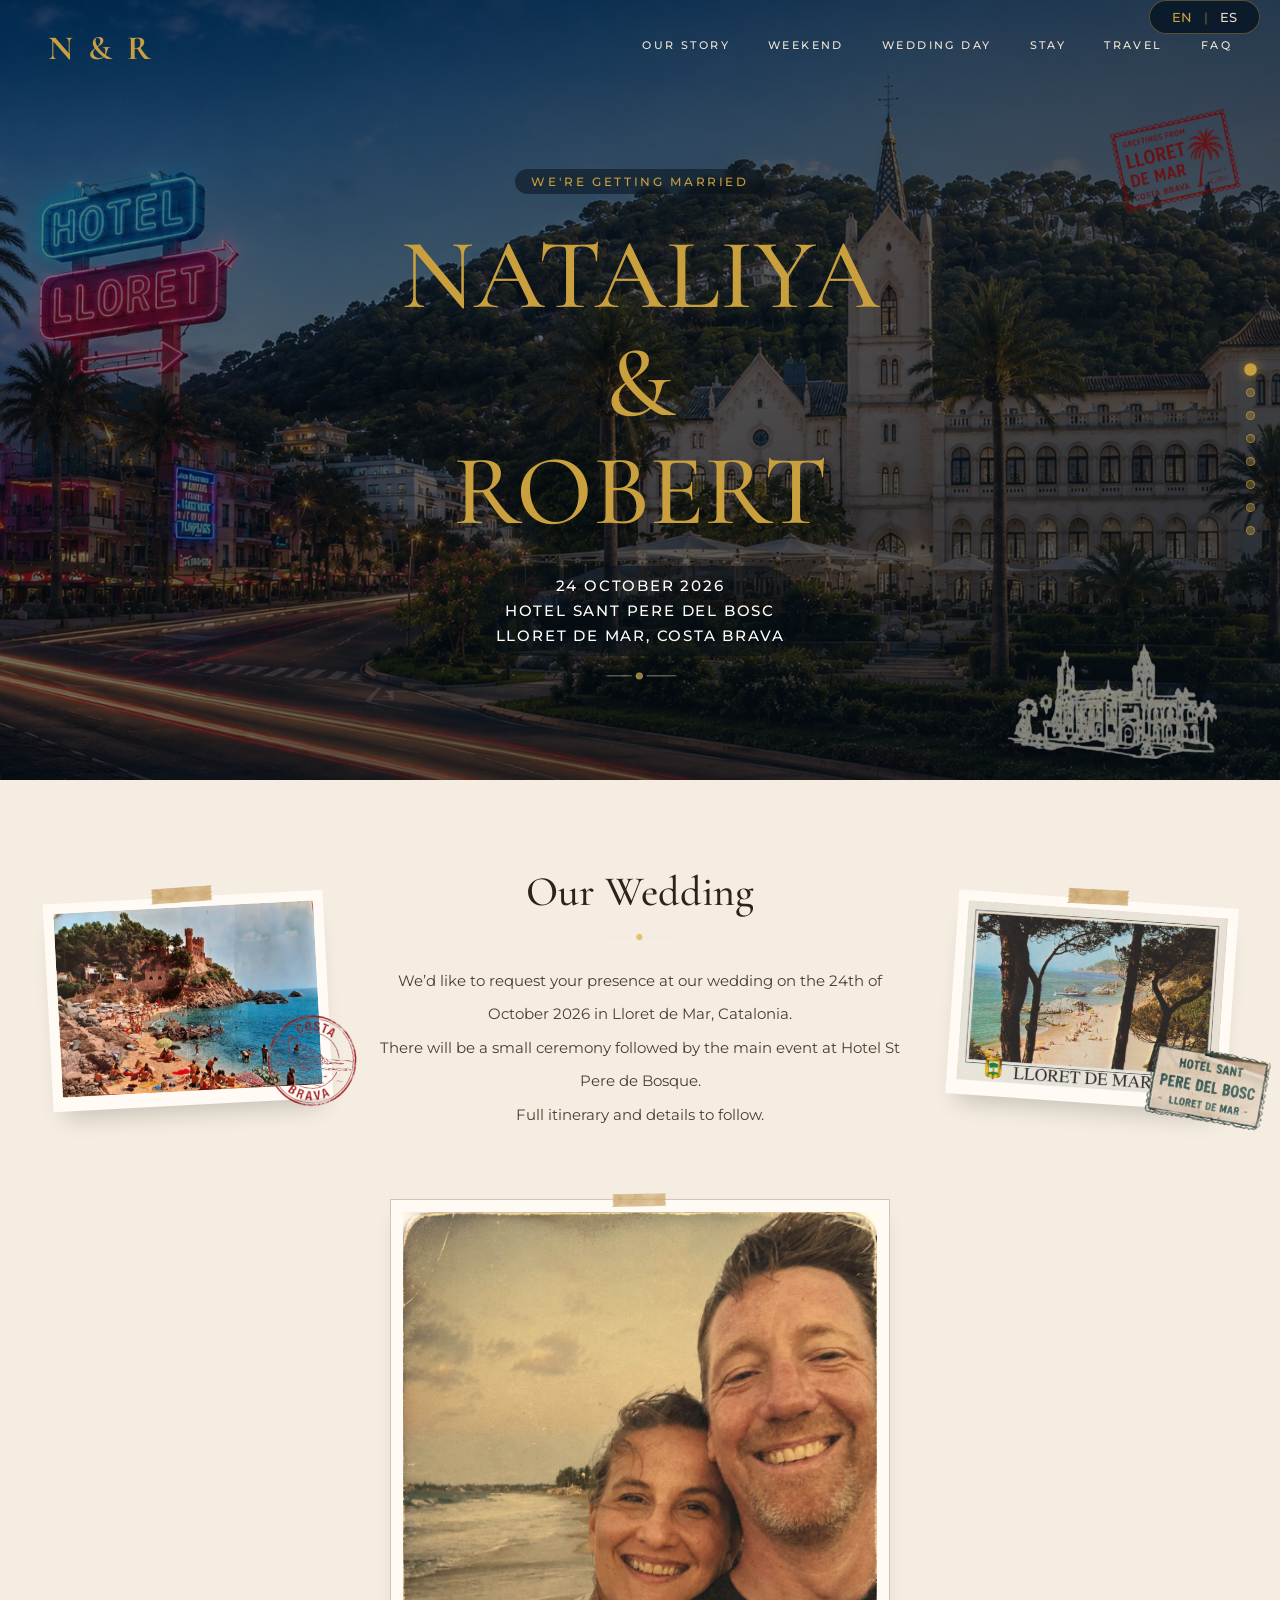
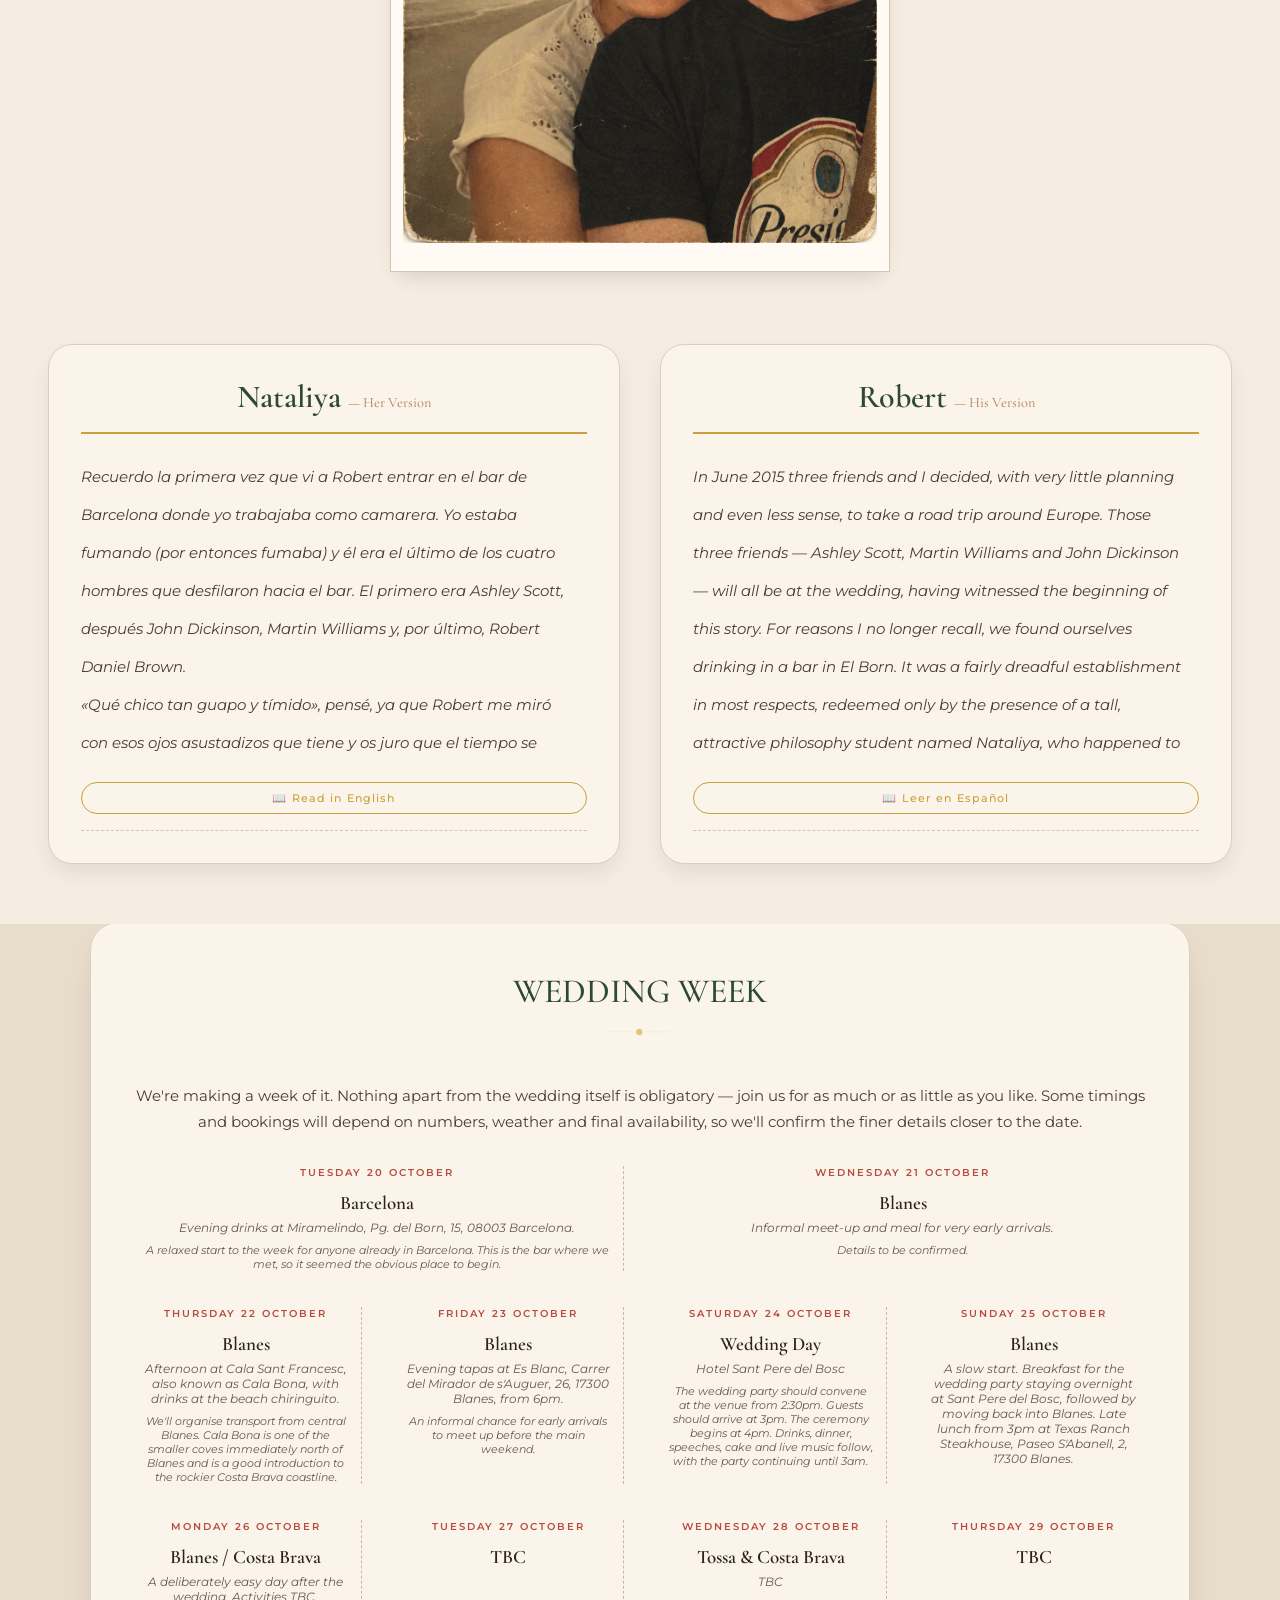
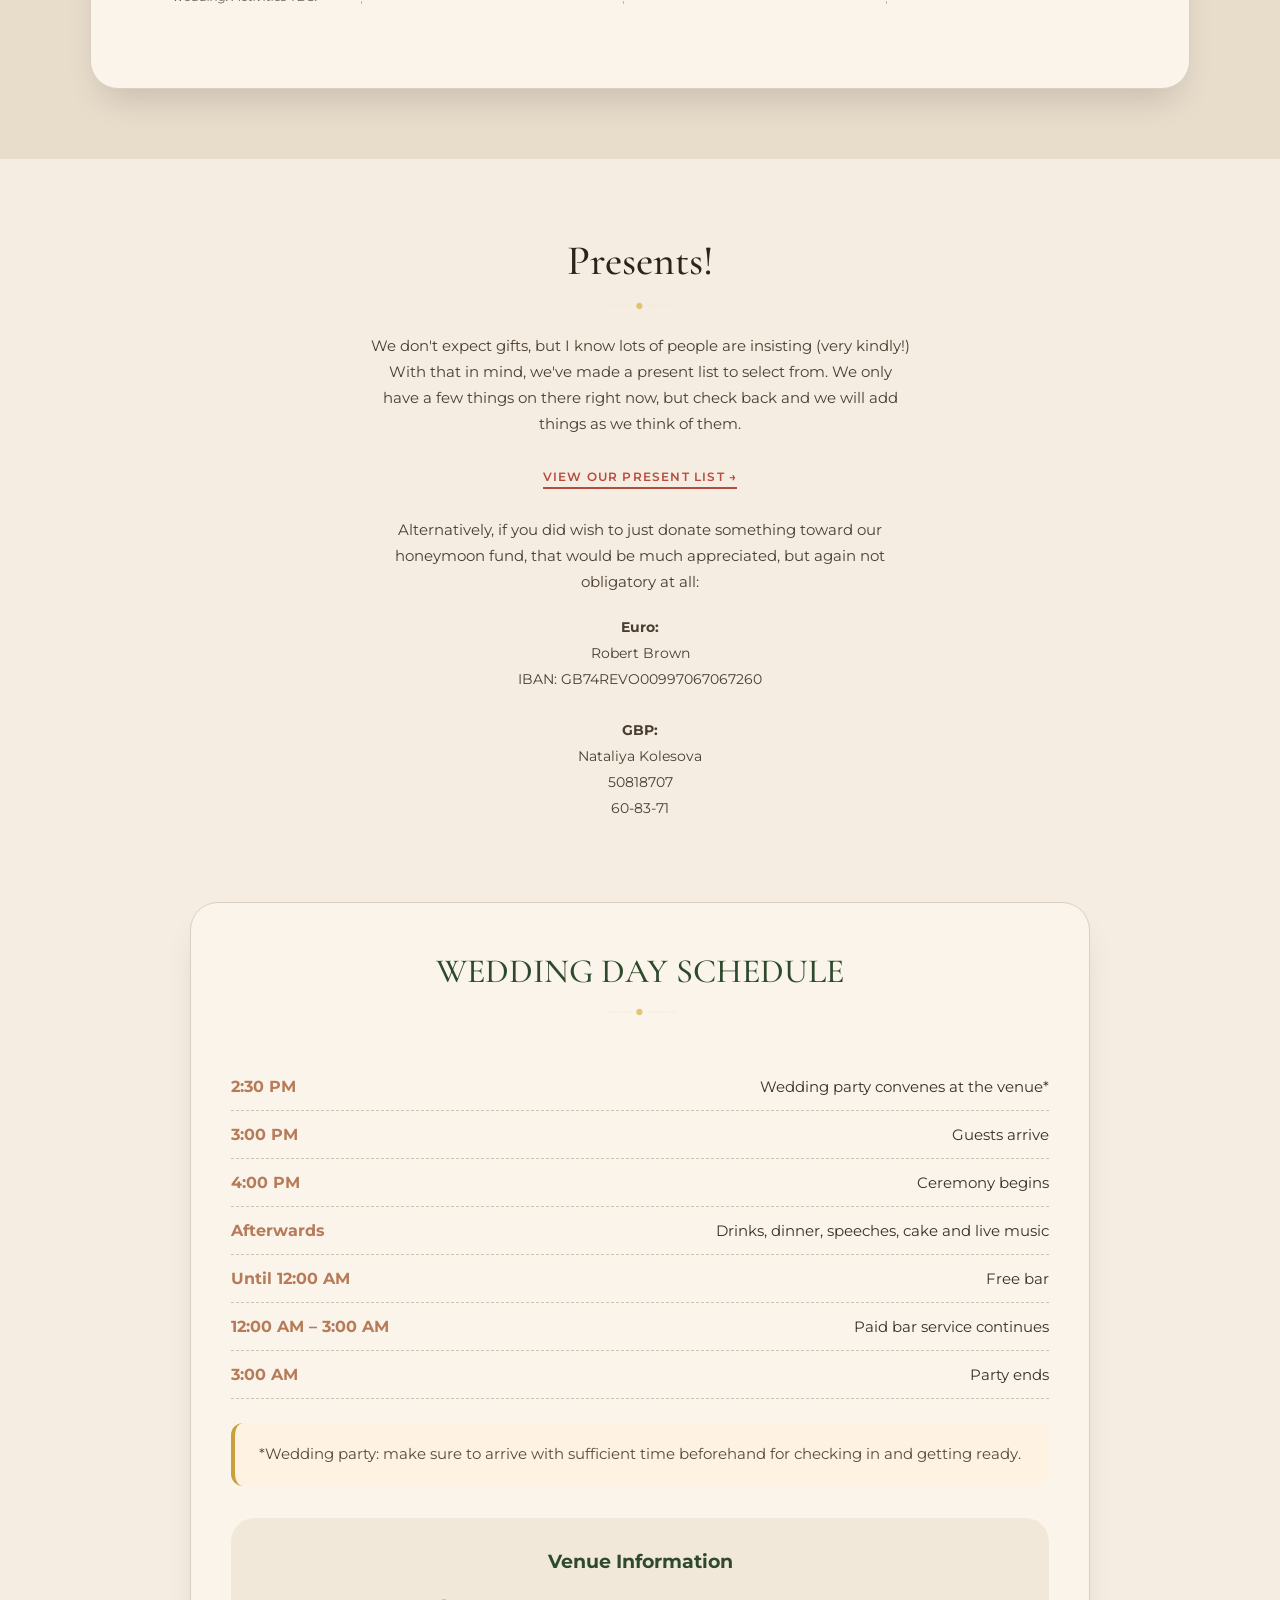
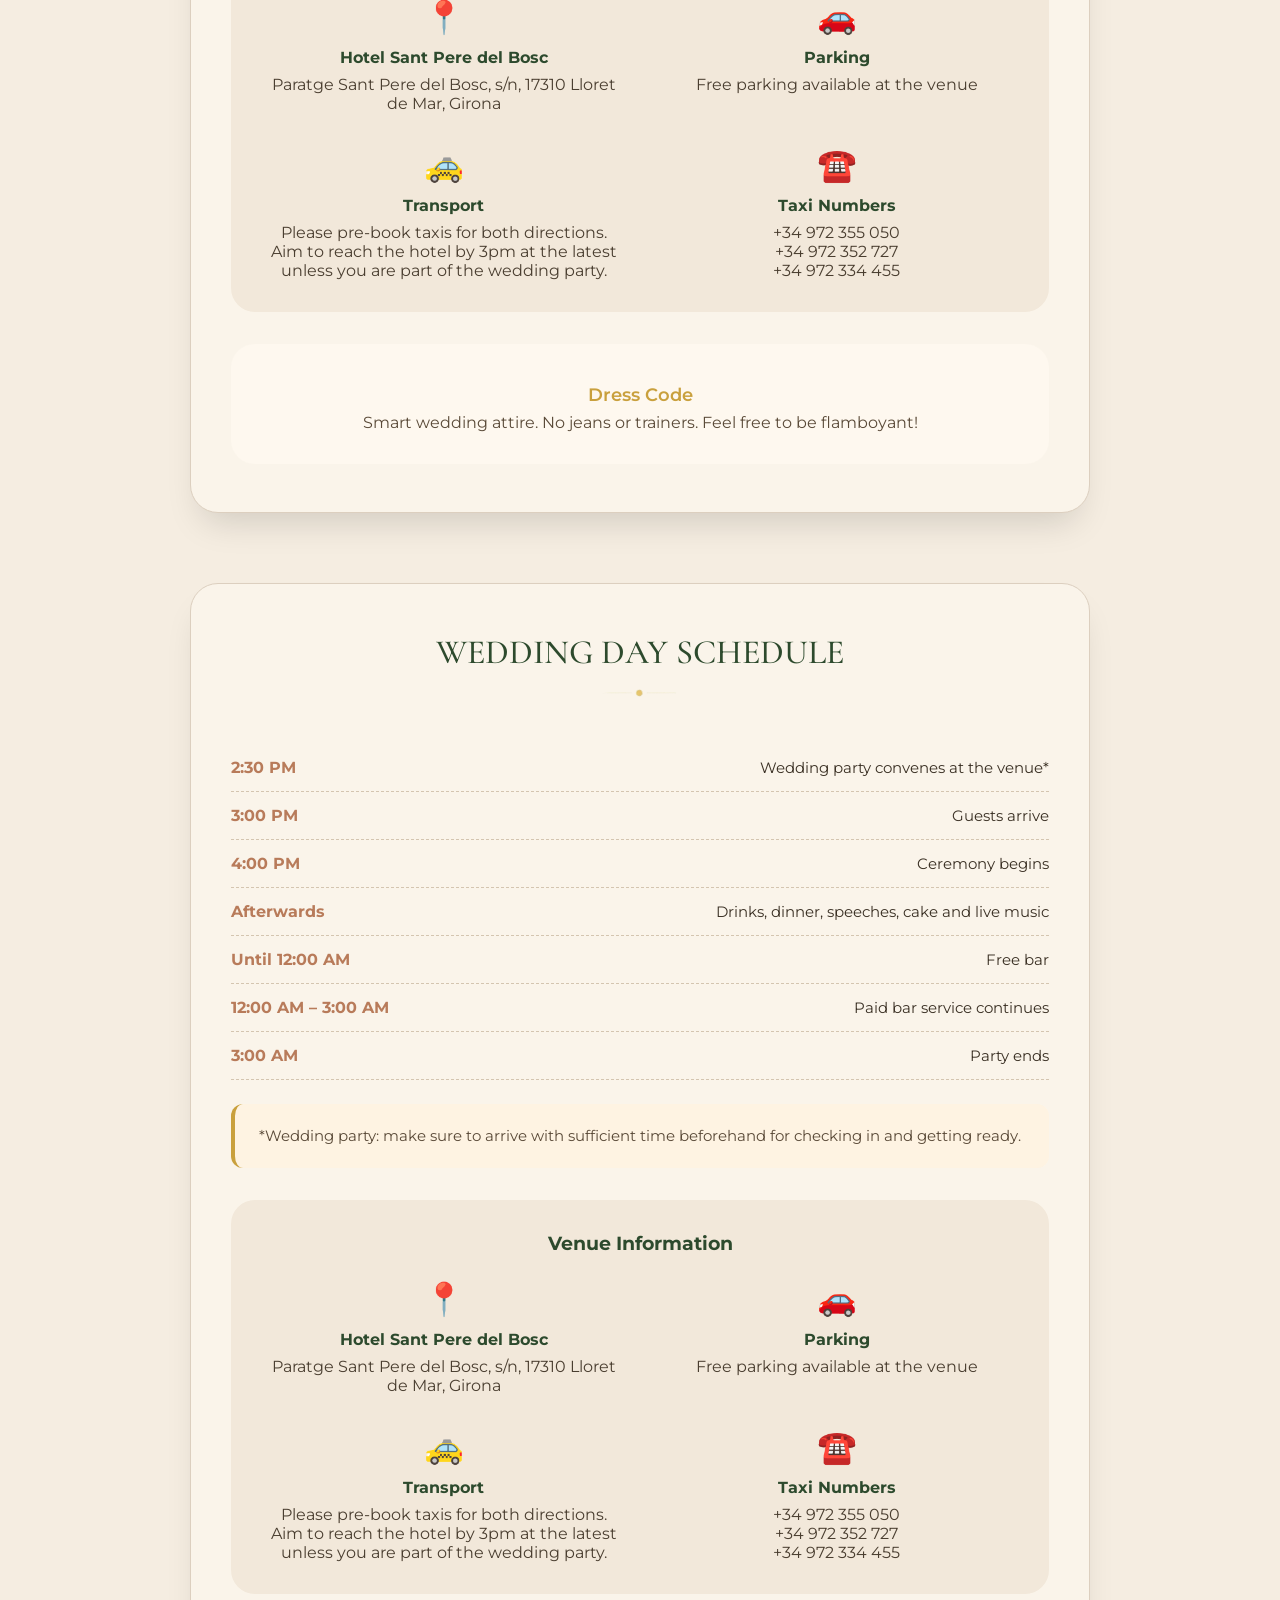
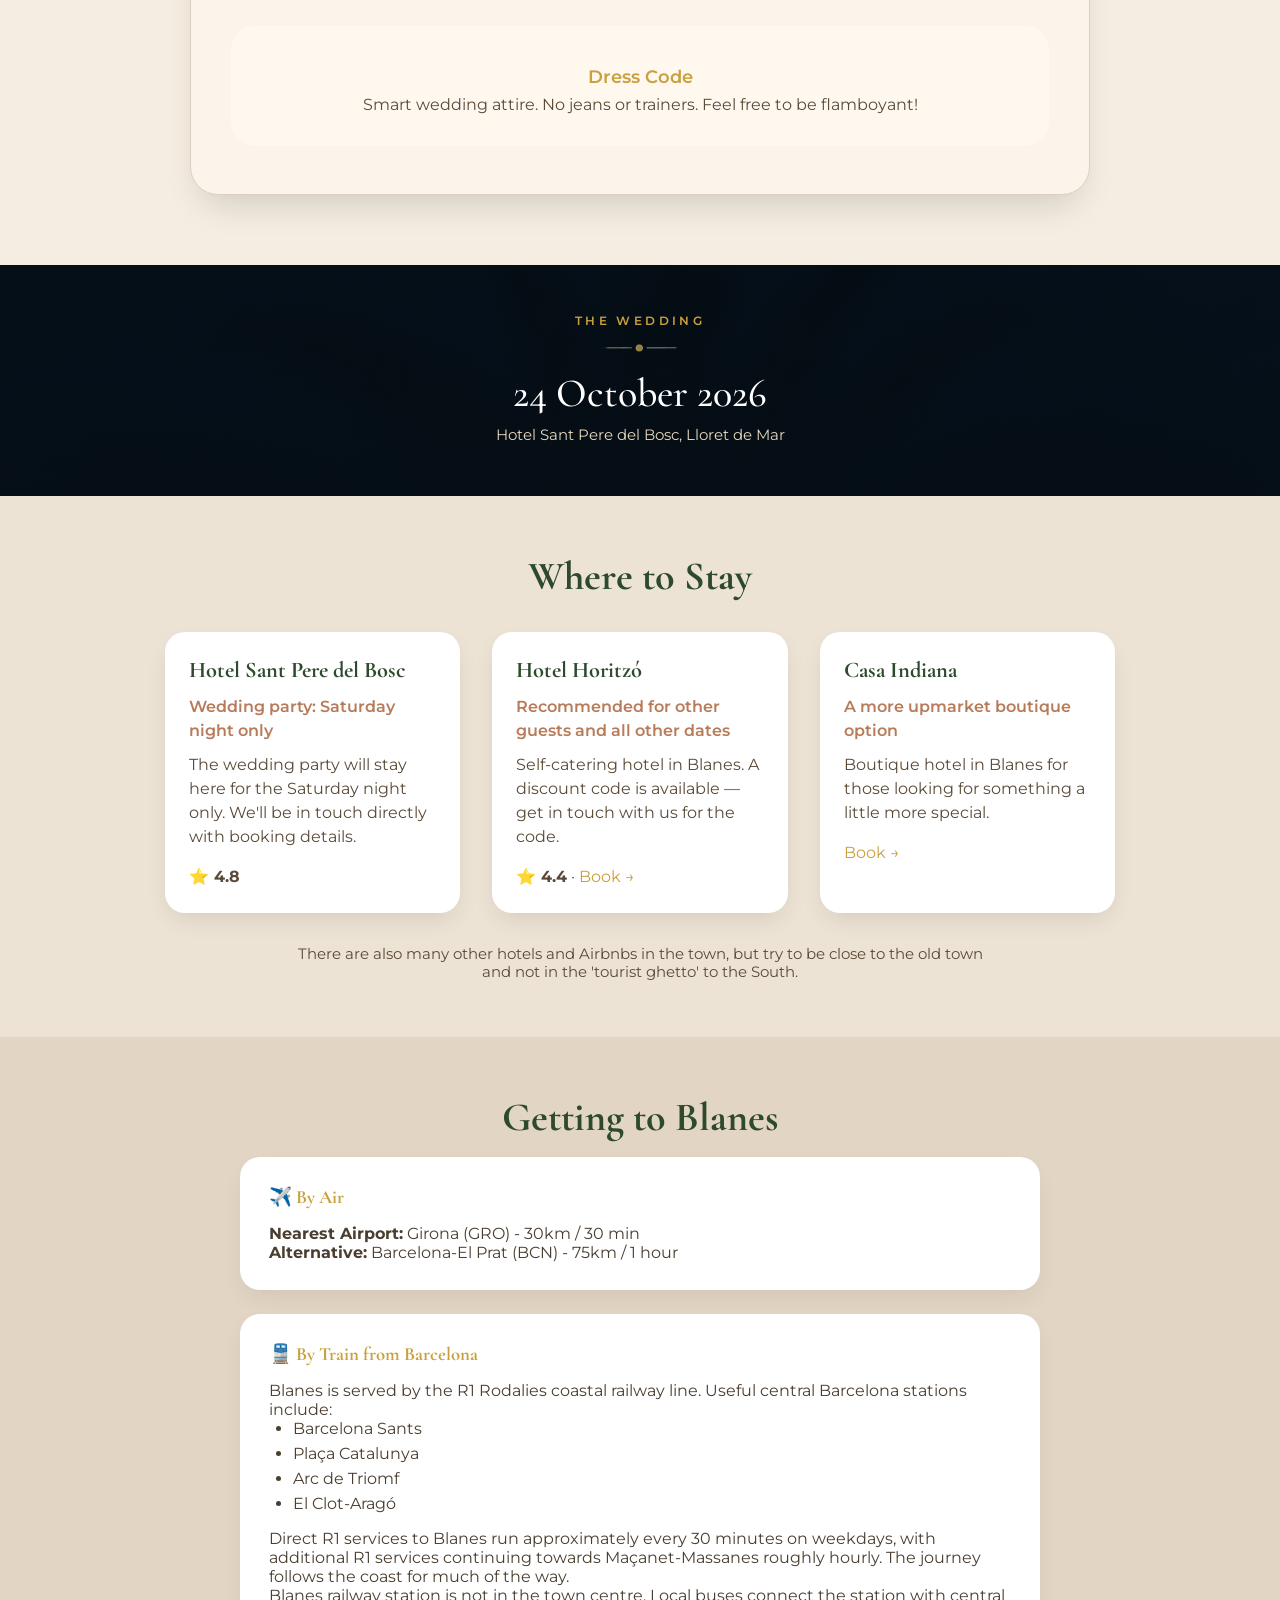
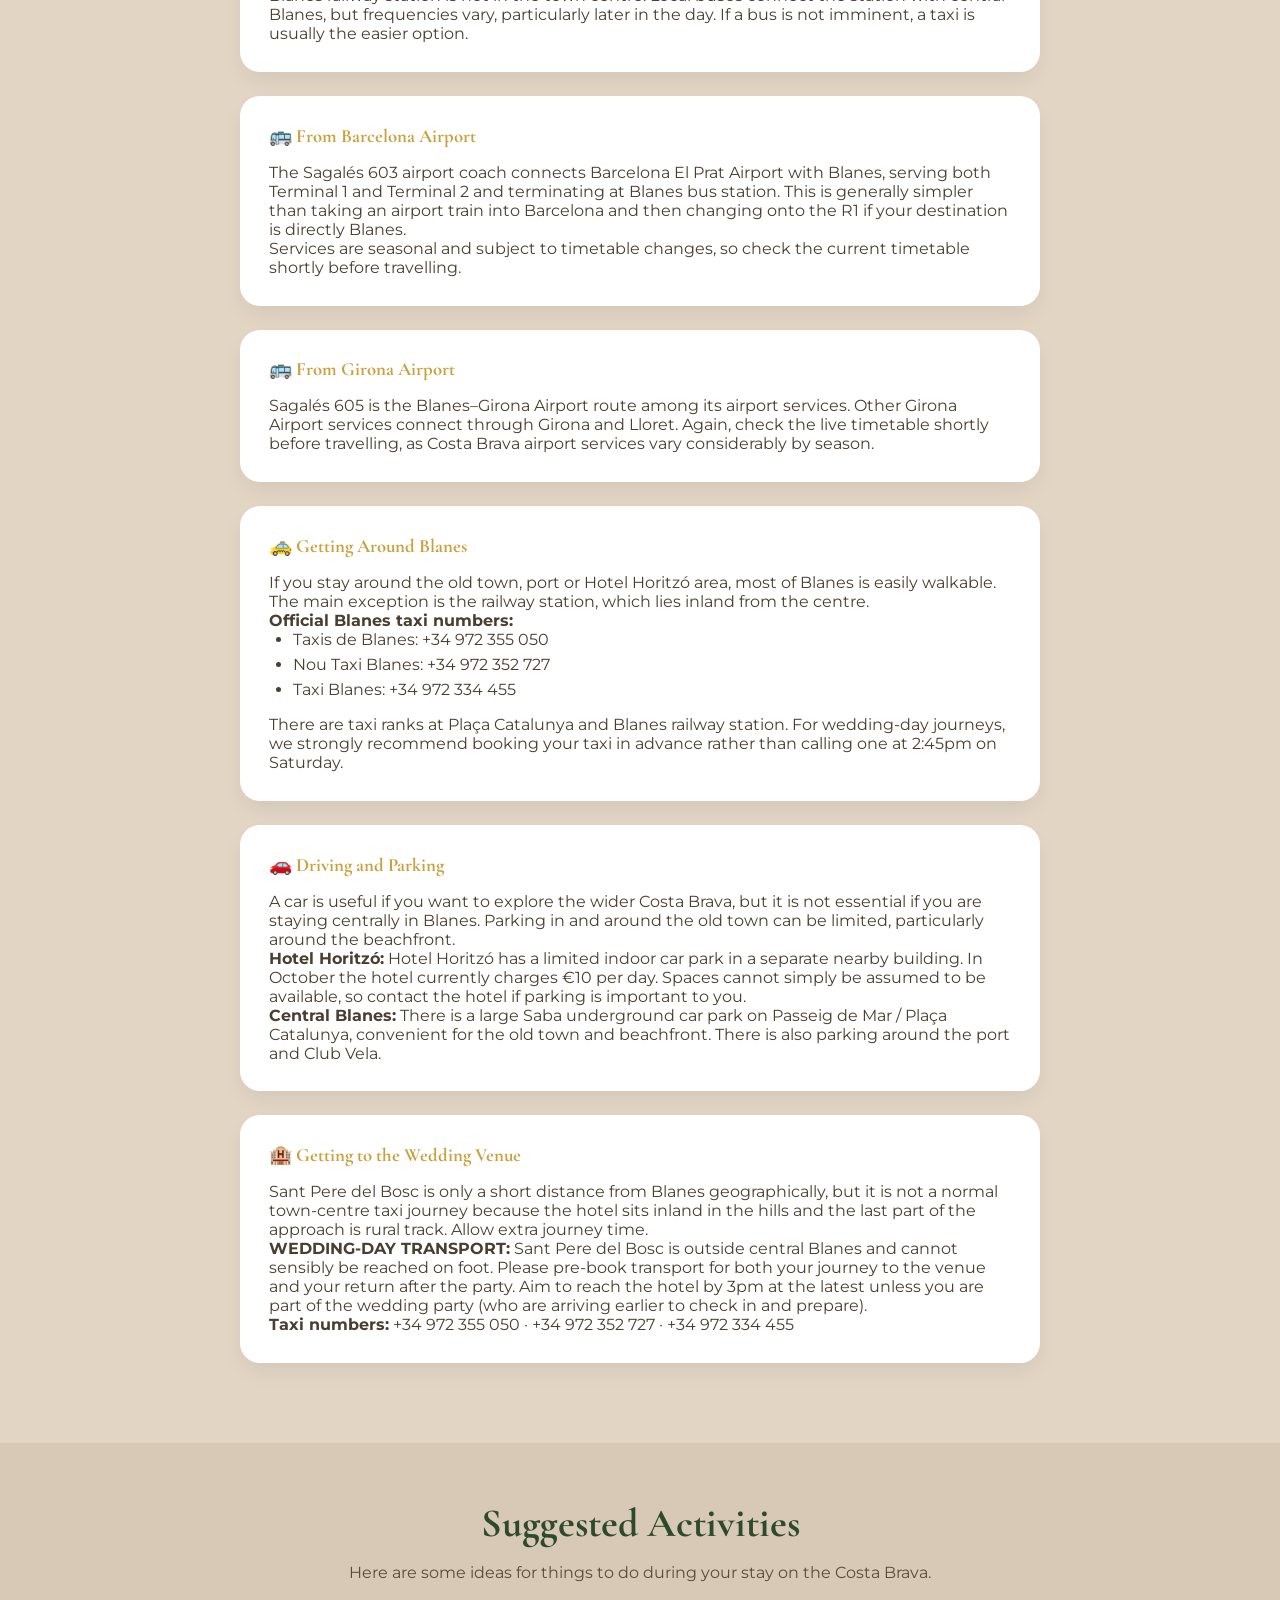
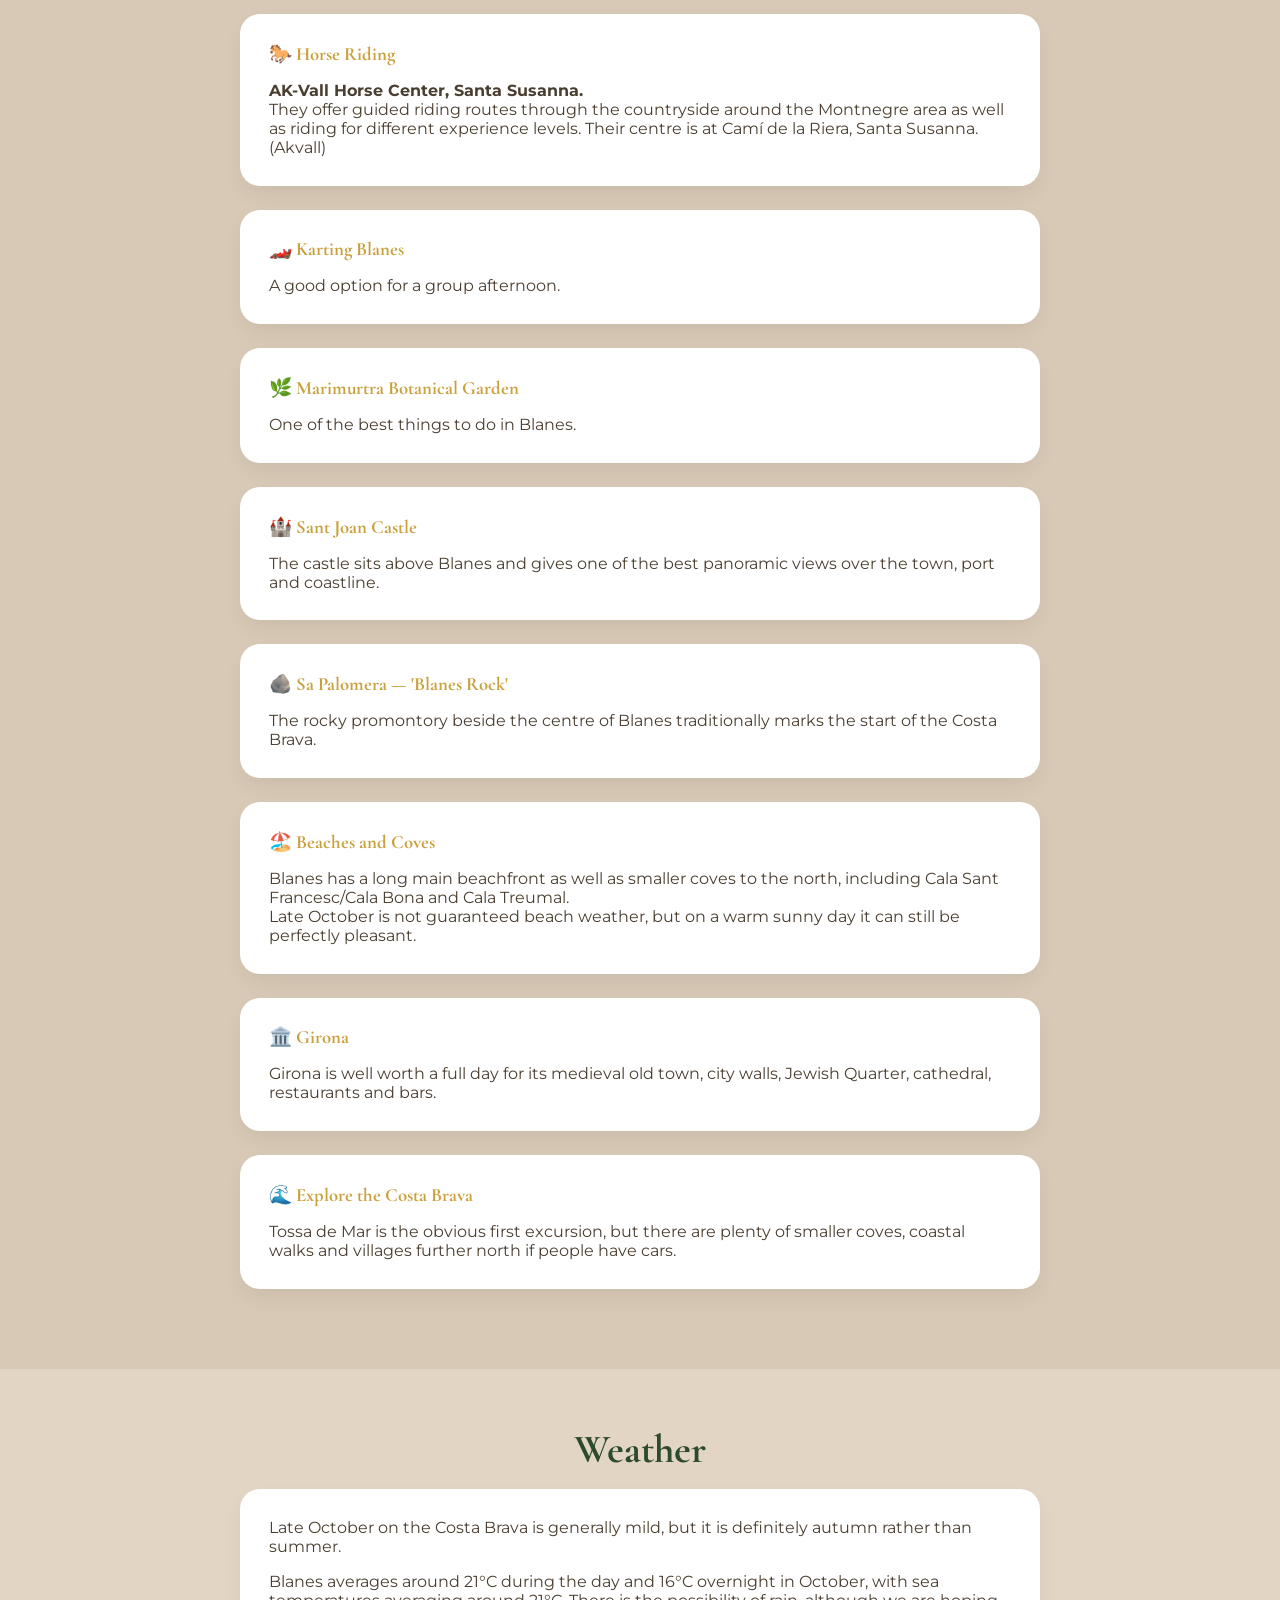
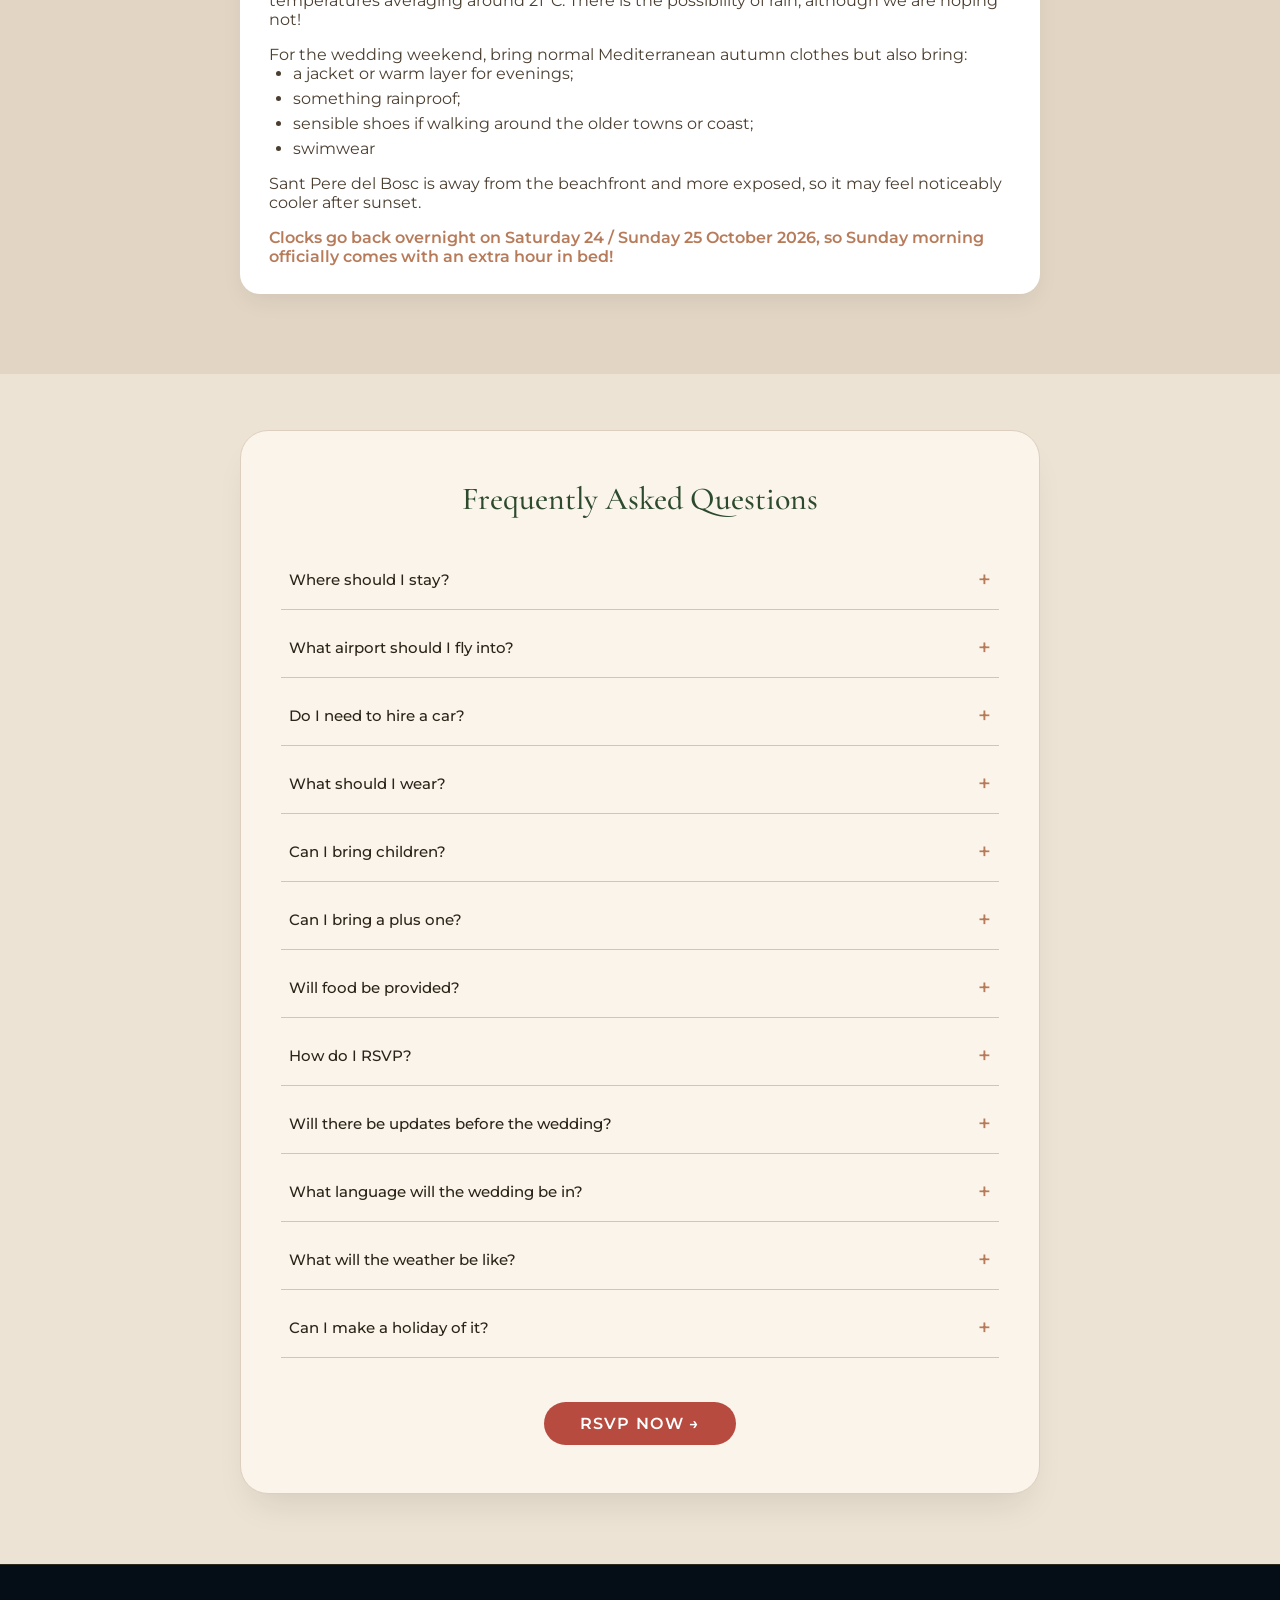
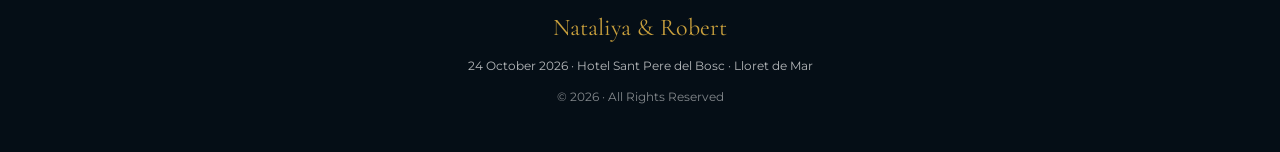
<file: index.html>
<!DOCTYPE html>
  <html lang="en">
  <head>
    <meta charset="UTF-8">
    <meta name="viewport" content="width=device-width, initial-scale=1.0, viewport-fit=cover">
    <title>Nataliya & Robert · Lloret de Mar Wedding</title>
    <link rel="icon" href="/favicon.ico" type="image/x-icon">
    <link href="https://fonts.googleapis.com/css2?family=Cormorant+Garamond:wght@300;400;500;600;700&family=Montserrat:wght@300;400;500;600;700&display=swap" rel="stylesheet">
    <style>
      * {
        margin: 0;
        padding: 0;
        box-sizing: border-box;
      }

      :root {
        --navy: #0a1a2a;
        --navy-deep: #050e16;
        --gold: #c9a03d;
        --paper: #f5ede1;
        --paper-dark: #e8dccb;
        --terracotta: #b87b5a;
        --red: #b84b3f;
        --ink: #2c2418;
        --sand: #ede3d4;
        --forest: #2d4a2d;
        --cream: #faf4ea;
        --white: #ffffff;
      }

      body {
        background: var(--navy-deep);
        font-family: 'Montserrat', sans-serif;
        overflow-x: hidden;
        color: white;
      }

      .site {
        background: var(--navy);
        width: 100%;
        overflow-x: hidden;
      }

      /* Language Switcher */
      .language-switcher {
        position: fixed;
        top: 0px;
        right: 20px;
        z-index: 100;
        background: rgba(10, 26, 42, 0.95);
        backdrop-filter: blur(8px);
        padding: 4px 14px;
        border-radius: 40px;
        border: 1px solid rgba(201, 160, 61, 0.4);
        font-size: 13px;
        font-weight: 500;
      }
      .lang-btn {
        background: none;
        border: none;
        color: #e8dccb;
        cursor: pointer;
        padding: 4px 8px;
        font-weight: 500;
        transition: 0.2s;
        font-family: 'Montserrat', sans-serif;
      }
      .lang-btn.active { color: var(--gold); }
      .lang-btn:hover { color: var(--gold); }
      .lang-sep { color: rgba(201, 160, 61, 0.5); }

      /* Side Navigation */
      .side-nav {
        position: fixed;
        right: 25px;
        top: 50%;
        transform: translateY(-50%);
        z-index: 100;
        display: flex;
        flex-direction: column;
        gap: 14px;
      }
      .nav-dot {
        width: 9px;
        height: 9px;
        border-radius: 50%;
        background: rgba(201, 160, 61, 0.35);
        cursor: pointer;
        transition: all 0.3s ease;
        border: 1px solid rgba(201, 160, 61, 0.6);
      }
      .nav-dot.active {
        background: var(--gold);
        transform: scale(1.4);
        box-shadow: 0 0 8px rgba(201, 160, 61, 0.7);
      }
      .nav-dot:hover { background: var(--gold); transform: scale(1.2); }
      @media (max-width: 768px) { .side-nav { display: none; } }

      /* Back to Top */
      .back-to-top {
        position: fixed;
        bottom: 30px;
        right: 30px;
        width: 44px;
        height: 44px;
        background: var(--gold);
        border-radius: 50%;
        display: flex;
        align-items: center;
        justify-content: center;
        cursor: pointer;
        opacity: 0;
        visibility: hidden;
        transition: all 0.3s;
        z-index: 100;
        border: none;
        color: var(--navy);
        font-size: 22px;
        font-weight: bold;
      }
      .back-to-top.show { opacity: 1; visibility: visible; }
      .back-to-top:hover { transform: scale(1.1); background: #b8902e; }

      /* Hero Section with Natural Torn Paper Edge */
      .hero {
        position: relative;
        min-height: 90vh;
        background: linear-gradient(125deg, rgba(5, 14, 22, 0.5), rgba(5, 14, 22, 0.75)), 
                    url("assets/images/loret-day-hero.jpg") center 28% / cover no-repeat;
        border-radius: 0 0 40px 40px;
      }
      /* Torn paper effect using pseudo-element */
      .hero::after {
        content: '';
        position: absolute;
        bottom: -20px;
        left: 0;
        width: 100%;
        height: 30px;
        background: var(--paper);
        clip-path: polygon(
          0% 0%, 2% 40%, 5% 10%, 8% 60%, 11% 20%, 14% 70%, 17% 15%, 20% 55%,
          23% 25%, 26% 65%, 29% 10%, 32% 50%, 35% 20%, 38% 60%, 41% 15%, 44% 55%,
          47% 25%, 50% 70%, 53% 10%, 56% 50%, 59% 20%, 62% 60%, 65% 15%, 68% 55%,
          71% 25%, 74% 65%, 77% 10%, 80% 50%, 83% 20%, 86% 60%, 89% 15%, 92% 55%,
          95% 25%, 98% 65%, 100% 0%, 100% 100%, 0% 100%
        );
        z-index: 5;
      }
      @media (max-width: 820px) {
        .hero {
          background:  
                      url("assets/images/mobile-hero3.jpeg") center 32% / cover no-repeat;
          min-height: 85vh;
        }
      }
@media (max-width: 680px) {
    h1 {
    color: #ffe600 !important;
  }
  .hero-meta {
  background: transparent !important  ;
  
}
.hero-meta {
  color: #ff00ee !important;
  font-weight: 900;
  
}
.eyebrow {
  background: transparent !important  ;
}
.eyebrow {
  color: #ff6a00 !important;
  font-weight: 900;
}
  h1 {
    margin: 28px 0 20px;
    color: #ffe600; /* vivid bright yellow */

    font-size: 12px;
    font-weight: 600;
    letter-spacing: 0.22em;

    display: inline-block;
    padding: 5px 16px;
    border-radius: 40px;

    backdrop-filter: blur(1px);

    line-height: normal;
    text-transform: uppercase;
  }
}
      .header {
        display: flex;
        align-items: center;
        justify-content: space-between;
        padding: 28px 48px;
        z-index: 20;
        position: relative;
      }
      .logo {
        font-family: 'Cormorant Garamond', serif;
        font-size: 34px;
        font-weight: 600;
        letter-spacing: 0.1em;
        color: var(--gold);
      }
      .logo span { font-weight: 700; }
      .nav {
        display: flex;
        gap: 38px;
      }
      .nav a {
        color: #f0e6d5;
        text-decoration: none;
        font-size: 11px;
        font-weight: 500;
        letter-spacing: 0.22em;
        text-transform: uppercase;
        transition: 0.2s;
        border-bottom: 2px solid transparent;
        padding-bottom: 5px;
      }
      .nav a:hover, .nav a.active { color: var(--gold); border-bottom-color: var(--gold); }

      .menu-btn {
        display: none;
        background: none;
        border: none;
        width: 32px;
        height: 24px;
        cursor: pointer;
        z-index: 35;
      }
      .menu-btn span {
        display: block;
        width: 100%;
        height: 2px;
        background: var(--gold);
        margin: 6px 0;
        border-radius: 2px;
      }
      .mobile-nav {
        position: fixed;
        top: 0;
        right: -100%;
        width: 78%;
        max-width: 300px;
        height: 100vh;
        background: rgba(10, 26, 42, 0.98);
        backdrop-filter: blur(14px);
        z-index: 45;
        padding: 100px 32px 40px;
        transition: right 0.35s;
        display: flex;
        flex-direction: column;
        gap: 28px;
      }
      .mobile-nav.open { right: 0; }
      .mobile-nav a {
        color: #f0e6d5;
        font-size: 17px;
        font-weight: 500;
        letter-spacing: 0.08em;
        text-decoration: none;
        text-transform: uppercase;
        border-bottom: 1px solid rgba(201, 160, 61, 0.3);
        padding-bottom: 10px;
      }
      .close-menu {
        position: absolute;
        top: 28px;
        right: 28px;
        background: none;
        border: none;
        font-size: 32px;
        color: var(--gold);
        cursor: pointer;
      }
      .overlay {
        position: fixed;
        top: 0;
        left: 0;
        width: 100%;
        height: 100%;
        background: rgba(0,0,0,0.6);
        z-index: 40;
        opacity: 0;
        visibility: hidden;
        transition: 0.3s;
      }
      .overlay.active { opacity: 1; visibility: visible; }

      .stamp-decor {
        position: absolute;
        right: 3%;
        top: 14%;
        width: min(130px, 18vw);
        transform: rotate(-7deg);
        opacity: 0.85;
        pointer-events: none;
        z-index: 3;
      }
      .line-art {
        position: absolute;
        right: 4%;
        bottom: 6%;
        width: min(230px, 28vw);
        opacity: 0.55;
        pointer-events: none;
      }
      @media (max-width: 780px) {
        .stamp-decor { width: 70px; }
        .line-art { width: 100px; }
      }

      .hero-inner {
        position: relative;
        z-index: 6;
        max-width: 860px;
        margin: 8vh auto 0;
        text-align: center;
        padding: 0 24px 50px;
      }
      .eyebrow {
        color: var(--gold);
        font-size: 12px;
        font-weight: 500;
        letter-spacing: 0.22em;
        background: rgba(5, 14, 22, 0.5);
        display: inline-block;
        padding: 5px 16px;
        border-radius: 40px;
        backdrop-filter: blur(3px);
      }
      h1 {
        margin: 28px 0 20px;
        color: var(--gold);
        font-family: 'Cormorant Garamond', serif;
        font-size: clamp(44px, 10vw, 100px);
        font-weight: 500;
        line-height: 1.08;
      }
      .hero-meta {
        font-size: clamp(11px, 3.5vw, 15px);
        font-weight: 500;
        line-height: 1.65;
        letter-spacing: 0.12em;
        text-transform: uppercase;
        background: rgba(5, 14, 22, 0.5);
        display: inline-block;
        padding: 8px 20px;
        border-radius: 48px;
      }
      .seal {
        margin: 14px auto 0;
        width: 85px;
        height: 13px;
        background: url("assets/images/seal.png") center / contain no-repeat;
        opacity: 0.7;
      }

      /* Paper Section - Our Story */
      .paper-section {
        position: relative;
        margin-top: -30px;
        padding: 70px 48px 60px;
        background: var(--paper);
        color: var(--ink);
        z-index: 5;
      }
      .intro {
        max-width: 1280px;
        margin: 0 auto;
        display: grid;
        grid-template-columns: 280px 1fr 280px;
        gap: 48px;
        align-items: center;
      }
      .photo {
        position: relative;
        background: #fffaf3;
        padding: 10px 10px 14px 10px;
        box-shadow: 0 18px 24px -12px rgba(0,0,0,0.2);
      }
      .photo img { width: 100%; display: block; border-radius: 2px; }
      .photo.left { transform: rotate(-3deg); }
      .photo.right { transform: rotate(4deg); }
      .tape {
        position: absolute;
        top: -16px;
        left: 38%;
        width: 68px;
        height: 26px;
        background: url("assets/images/tape.png") center / contain no-repeat;
        opacity: 0.9;
      }
  .stamp-inside-left {
    position: absolute;
    bottom: -14px;
    right: -120px;
    width: 100px;
    height: 102px;
    object-fit: contain;
    transform: rotate(10deg);
    opacity: 0.92;
    pointer-events: none;
    display: block;
  }
      .stamp-inside-right {
    position: absolute;
    bottom: -14px;
    right: -120px;
    width: 75px;
    height: 77px;
    object-fit: contain;
    transform: rotate(10deg);
    opacity: 0.92;
    pointer-events: none;
    display: block;
      }

      .copy { text-align: center; }
      .copy .kicker {
        color: var(--terracotta);
        font-size: 11px;
        font-weight: 600;
        letter-spacing: 0.24em;
        text-transform: uppercase;
      }
      .copy h2 {
        font-family: 'Cormorant Garamond', serif;
        font-size: clamp(28px, 5vw, 42px);
        font-weight: 500;
        margin: 16px 0 12px;
        color: #2c2418;
      }
      .copy p {
        max-width: 540px;
        margin: 20px auto;
        color: #4a3e30;
        line-height: 1.7;
        font-size: 0.95rem;
      }
      .link {
        display: inline-block;
        margin-top: 10px;
        color: var(--red);
        font-weight: 600;
        letter-spacing: 0.1em;
        text-decoration: none;
        text-transform: uppercase;
        border-bottom: 2px solid var(--red);
        font-size: 0.75rem;
      }

      /* Dual Stories Container */
      .stories-container {
        max-width: 1200px;
        margin: 3rem auto 0;
        display: grid;
        grid-template-columns: 1fr 1fr;
        gap: 2.5rem;
      }
      .story-card {
        background: var(--cream);
        border-radius: 24px;
        padding: 2rem;
        box-shadow: 0 10px 25px -5px rgba(0,0,0,0.1);
        border: 1px solid #dccfbf;
      }
      .story-header {
        text-align: center;
        margin-bottom: 1.5rem;
        padding-bottom: 1rem;
        border-bottom: 2px solid var(--gold);
      }
      .story-name {
        font-family: 'Cormorant Garamond', serif;
        font-size: 2rem;
        font-weight: 600;
        color: var(--forest);
      }
      .story-name small {
        font-size: 0.9rem;
        font-weight: 400;
        color: var(--terracotta);
      }
      .story-content {
        color: #4a3e30;
        line-height: 2.5 !important;
        font-size: 0.95rem;
        margin-bottom: 1.5rem;
        font-style: italic;
        max-height: 300px;
        overflow-y: auto;
        padding-right: 8px;
        white-space: initial;
      }
      .story-content::-webkit-scrollbar {
        width: 4px;
      }
      .story-content::-webkit-scrollbar-track {
        background: #e0d4c4;
        border-radius: 4px;
      }
      .story-content::-webkit-scrollbar-thumb {
        background: var(--gold);
        border-radius: 4px;
      }
      .translation-btn {
        background: none;
        border: 1px solid var(--gold);
        color: var(--gold);
        padding: 8px 16px;
        border-radius: 30px;
        cursor: pointer;
        font-size: 0.7rem;
        font-weight: 500;
        letter-spacing: 0.1em;
        transition: 0.2s;
        width: 100%;
        font-family: 'Montserrat', sans-serif;
      }
      .translation-btn:hover {
        background: var(--gold);
        color: var(--navy);
      }
.translation-text {
    max-height: 0;
    overflow: hidden;
    transition: max-height 0.5s ease-out;
    margin-top: 1rem;
    padding: 0;
    color: #6b5a48;
    font-size: 0.88rem;
    line-height: 2.5 !important;
    border-top: 1px dashed #d4c5b0;
      white-space: initial;
}

.translation-text.show::-webkit-scrollbar {
    width: 4px;
}

.translation-text.show::-webkit-scrollbar-track {
    background: #e0d4c4;
}

.translation-text.show::-webkit-scrollbar-thumb {
    background: var(--gold);
    border-radius: 4px;
}

.translation-text.show {
    max-height: 350px;
    overflow-y: auto;
    padding: 1rem 8px 0.5rem 0;
}
      @media (max-width: 760px) {
        .stories-container {
          grid-template-columns: 1fr;
          gap: 1.5rem;
        }
      }

      /* Schedule Sections */
      .schedule-section {
        background: var(--paper-dark);
        padding: 0 48px 70px;
        margin-top: -2px;
      }
      .schedule-card, .wedding-schedule-card {
        background: var(--cream);
        max-width: 1100px;
        margin: 0 auto;
        padding: 48px 40px;
        border-radius: 28px;
        box-shadow: 0 20px 35px -12px rgba(0,0,0,0.15);
        border: 1px solid #dccfbf;
      }
      .schedule-header {
        text-align: center;
        margin-bottom: 44px;
      }
      .schedule-header h3 {
        font-family: 'Cormorant Garamond', serif;
        font-size: 34px;
        font-weight: 500;
        color: var(--forest);
      }
      .schedule-grid {
        display: grid;
        grid-template-columns: repeat(4, 1fr);
        gap: 32px;
        margin: 32px 0 36px;
      }
      .event-item {
        text-align: center;
        border-right: 1px dashed #c8b99f;
        padding: 0 12px;
      }
      .event-item:last-child { border-right: none; }
      .event-day {
        font-size: 10px;
        font-weight: 600;
        letter-spacing: 0.2em;
        color: var(--red);
        text-transform: uppercase;
      }
      .event-name {
        font-family: 'Cormorant Garamond', serif;
        font-size: 19px;
        font-weight: 600;
        margin: 12px 0 6px;
        color: #2c2418;
      }
      .event-time {
        font-size: 17px;
        font-weight: 700;
        color: var(--terracotta);
      }
      .event-place {
        font-size: 12px;
        color: #6b5a48;
        font-style: italic;
      }

      .wedding-day-schedule {
        background: var(--paper);
        padding: 0 48px 70px;
      }
      .wedding-schedule-card {
        background: var(--cream);
        max-width: 900px;
        margin: 0 auto;
        padding: 48px 40px;
        border-radius: 28px;
      }
      .schedule-item {
        display: flex;
        justify-content: space-between;
        align-items: baseline;
        padding: 14px 0;
        border-bottom: 1px dashed #d4c5b0;
      }
      .schedule-item:last-child { border-bottom: none; }
      .schedule-time {
        font-weight: 700;
        color: var(--terracotta);
        font-size: 1rem;
        min-width: 100px;
      }
      .schedule-event {
        font-size: 0.95rem;
        color: #3a3024;
        text-align: right;
      }

      .venue-info {
        background: #f2e8da;
        border-radius: 24px;
        padding: 2rem;
        margin-top: 2rem;
      }
      .venue-info h3, .venue-info strong { color: var(--forest); }
      .venue-info p { color: #4a3e30; }
      .info-grid {
        display: grid;
        grid-template-columns: repeat(auto-fit, minmax(240px, 1fr));
        gap: 2rem;
        margin-top: 1.5rem;
      }
      .info-card { text-align: center; }
      .info-icon { font-size: 2rem; margin-bottom: 0.75rem; }
      .info-card strong { color: var(--forest); display: block; margin-bottom: 8px; }

      .dress-code {
        text-align: center;
        margin-top: 2rem;
        padding: 2rem;
        background: #fef8ef;
        border-radius: 24px;
      }
      .dress-code h3 {
        font-family: 'Cormorant Garamond', serif;
        color: var(--forest);
        margin-bottom: 0.5rem;
      }
      .dress-code .gold-text {
        color: var(--gold);
        font-weight: 600;
        font-size: 1.1rem;
        margin: 0.5rem 0;
      }
      .dress-code p { color: #5a4a38; }

      .wedding-strip {
        padding: 48px 24px 52px;
        text-align: center;
        background: linear-gradient(rgba(5, 14, 22, 0.88), rgba(5, 14, 22, 0.96)), 
                    url("assets/images/palms-night.png") center / cover no-repeat;
      }
      .wedding-strip .label {
        color: var(--gold);
        font-size: 12px;
        font-weight: 600;
        letter-spacing: 0.28em;
        text-transform: uppercase;
      }
      .wedding-strip .date {
        margin-top: 14px;
        font-family: 'Cormorant Garamond', serif;
        font-size: clamp(26px, 5vw, 40px);
        font-weight: 500;
      }
      .wedding-strip .place {
        margin-top: 8px;
        color: #e8d8bd;
        font-size: 15px;
      }

      .accommodation-section {
        background: var(--sand);
        padding: 56px 24px;
      }
      .section-title {
        font-family: 'Cormorant Garamond', serif;
        font-size: 2.5rem;
        text-align: center;
        color: var(--forest);
        margin-bottom: 1rem;
      }
      .card-grid {
        display: grid;
        grid-template-columns: repeat(auto-fit, minmax(280px, 1fr));
        gap: 2rem;
        max-width: 1200px;
        margin: 2rem auto;
      }
      .card {
        background: white;
        border-radius: 20px;
        overflow: hidden;
        box-shadow: 0 10px 25px -5px rgba(0,0,0,0.1);
      }
      .card-content { padding: 1.5rem; }
      .card-title {
        font-family: 'Cormorant Garamond', serif;
        font-size: 1.4rem;
        color: var(--forest);
        margin-bottom: 0.75rem;
      }
      .card-content p { color: #5a4a38; line-height: 1.5; }

      .travel-section {
        background: #e2d5c4;
        padding: 56px 24px;
      }
      .travel-card {
        background: white;
        border-radius: 20px;
        padding: 1.8rem;
        margin-bottom: 1.5rem;
        max-width: 800px;
        margin-left: auto;
        margin-right: auto;
        box-shadow: 0 10px 25px -5px rgba(0,0,0,0.08);
      }
      .travel-card h3 {
        color: var(--gold);
        margin-bottom: 1rem;
        font-family: 'Cormorant Garamond', serif;
      }
      .travel-card p, .travel-card li { color: #4a3e30; }
      .travel-card ul { margin-left: 1.5rem; margin-bottom: 1rem; }
      .travel-card ul li { margin-bottom: 6px; }

      /* FAQ Accordion - Updated with all questions */
      .faq-section {
        background: var(--sand);
        padding: 56px 24px 70px;
      }
      .faq-card {
        background: var(--cream);
        max-width: 800px;
        margin: 0 auto;
        padding: 48px 40px;
        border-radius: 28px;
        box-shadow: 0 20px 35px -12px rgba(0,0,0,0.1);
        border: 1px solid #dccfbf;
      }
      .faq-card h3 {
        font-family: 'Cormorant Garamond', serif;
        font-size: 32px;
        font-weight: 500;
        color: var(--forest);
        margin-bottom: 32px;
        text-align: center;
      }
      .faq-item {
        border-bottom: 1px solid #d4c5b0;
        margin-bottom: 8px;
      }
      .faq-question {
        display: flex;
        justify-content: space-between;
        align-items: center;
        padding: 16px 8px;
        cursor: pointer;
        font-weight: 500;
        font-size: 0.95rem;
        color: #2c2418;
        transition: 0.2s;
      }
      .faq-question:hover { color: var(--terracotta); }
      .faq-question .icon {
        font-size: 22px;
        transition: transform 0.3s;
        color: var(--terracotta);
      }
      .faq-answer {
        max-height: 0;
        overflow: hidden;
        transition: max-height 0.4s ease-out;
        padding: 0 8px;
        color: #6b5a48;
        font-size: 0.88rem;
        line-height: 1.65;
      }
      .faq-answer p { padding-bottom: 18px; }
      .faq-item.active .faq-answer { max-height: 300px; }
      .faq-item.active .icon { transform: rotate(45deg); }

      .rsvp-btn {
        background: var(--red);
        color: white;
        display: inline-block;
        padding: 12px 36px;
        border-radius: 40px;
        font-weight: 600;
        letter-spacing: 0.08em;
        margin-top: 36px;
        text-decoration: none;
        transition: 0.2s;
        border: none;
        cursor: pointer;
      }
      .rsvp-btn:hover { background: #9e463a; transform: scale(0.98); }

      footer {
        background: var(--navy-deep);
        padding: 48px 24px;
        text-align: center;
        border-top: 1px solid rgba(201, 160, 61, 0.2);
      }
      .footer-logo {
        font-family: 'Cormorant Garamond', serif;
        font-size: 24px;
        color: var(--gold);
        margin-bottom: 16px;
      }
      footer p { font-size: 12px; opacity: 0.7; }

      @media (max-width: 960px) {
        .schedule-grid { grid-template-columns: repeat(2, 1fr); gap: 28px; }
        .event-item { border-right: none; border-bottom: 1px dashed #c8b99f; padding-bottom: 18px; }
      }
      @media (max-width: 880px) {
        .paper-section { padding: 58px 32px 48px; }
        .intro { gap: 36px; grid-template-columns: 1fr 1fr; }
        .copy { grid-column: span 2; order: -1; }
        .photo { max-width: 250px; margin: 0 auto; }
      }
      @media (max-width: 760px) {
        .schedule-section, .wedding-day-schedule { padding: 0 24px 56px; }
        .schedule-card, .wedding-schedule-card { padding: 32px 24px; }
        .schedule-grid { grid-template-columns: 1fr; }
        .schedule-item { flex-direction: column; align-items: center; gap: 6px; text-align: center; }
        .schedule-event { text-align: center; }
      }
      @media (max-width: 680px) {
        .header { padding: 20px 24px; }
        .logo { font-size: 26px; }
        .nav { display: none; }
        .menu-btn { display: block; }
        .hero-inner { margin-top: 5vh; }
        h1 { font-size: 44px; }
        .paper-section { margin-top: -36px; padding: 48px 20px 44px; }
        .intro { display: flex; flex-direction: column; gap: 28px; }
        .copy { order: 1; }
        .photo { max-width: 260px; }
        .faq-card { padding: 32px 24px; }
        .language-switcher { top: 70px; right: 16px; }
      }
      @media (max-width: 768px) {
  .line-art {
    display: none;
  }
}
/* Stories Photo Placeholder */
.stories-photo {
  grid-column: span 2;
  margin-bottom: 2rem;
  text-align: center;
}

.stories-photo-inner {
  max-width: 500px;
  margin: 0 auto;
  background: #fffaf3;
  padding: 12px 12px 16px 12px;
  box-shadow: 0 10px 20px -8px rgba(0,0,0,0.15);
  border: 1px solid #d4c5b0;
  position: relative;
}

.stories-photo-inner img {
  width: 100%;
  height: auto;
  display: block;
  filter: sepia(0.15) contrast(1.05);
}

.stories-photo-inner::before {
  content: '';
  position: absolute;
  top: -12px;
  left: 50%;
  transform: translateX(-50%);
  width: 60px;
  height: 24px;
  background: url("assets/images/tape.png") center / contain no-repeat;
  opacity: 0.8;
  pointer-events: none;
}

.photo-caption {
  margin-top: 12px;
  font-size: 11px;
  letter-spacing: 0.2em;
  text-transform: uppercase;
  color: var(--terracotta);
  font-family: 'Montserrat', sans-serif;
  text-align: center;
}

@media (max-width: 760px) {
  .stories-photo {
    grid-column: span 1;
  }
  .stories-photo-inner {
    max-width: 100%;
  }
}

     
.wedding-text {
  line-height: 2.2 !important;
  white-space: normal;

}

/* ===== MOBILE FIX FOR WEDDING WEEK ===== */
@media (max-width: 760px) {

  /* Force single column on mobile - overrides inline styles */
  .schedule-section .schedule-grid,
  .schedule-section .schedule-grid[style] {
    grid-template-columns: 1fr !important;
    gap: 0 !important;
    margin: 0 !important;
  }

  /* Each event becomes a clean card block */
  .schedule-section .event-item {
    border-right: none !important;
    border-bottom: 1px dashed #c8b99f !important;
    padding: 20px 4px !important;
    text-align: left !important;
  }

  .schedule-section .event-item:last-child {
    border-bottom: none !important;
  }

  /* Bigger, readable day heading */
  .schedule-section .event-day {
    font-size: 12px !important;
    letter-spacing: 0.18em !important;
    margin-bottom: 4px;
  }

  /* Bigger event name */
  .schedule-section .event-name {
    font-size: 22px !important;
    margin: 6px 0 8px !important;
    line-height: 1.2 !important;
  }

  /* Bigger body text */
  .schedule-section .event-place {
    font-size: 14px !important;
    line-height: 1.6 !important;
  }

  /* The small italic description text */
  .schedule-section .event-item p {
    font-size: 13px !important;
    line-height: 1.65 !important;
    margin-top: 10px !important;
  }

  /* Card padding tighter on mobile */
  .schedule-card {
    padding: 28px 20px !important;
  }

  /* Intro paragraph bigger */
  .schedule-card > p {
    font-size: 14px !important;
    line-height: 1.7 !important;
    margin-bottom: 1.25rem !important;
  }

  /* Header bigger */
  .schedule-header h3 {
    font-size: 28px !important;
  }
}
    </style>
  </head>
  <body>
  <main class="site">
    <!-- Language Switcher -->
    <div class="language-switcher">
      <button class="lang-btn" data-lang="en">EN</button>
      <span class="lang-sep">|</span>
      <button class="lang-btn" data-lang="es">ES</button>
    </div>

    <!-- Side Navigation -->
    <div class="side-nav">
      <div class="nav-dot" data-section="hero"></div>
      <div class="nav-dot" data-section="story"></div>
      <div class="nav-dot" data-section="schedule"></div>
      <div class="nav-dot" data-section="wedding-day"></div>
      <div class="nav-dot" data-section="presents"></div>
      <div class="nav-dot" data-section="accommodation"></div>
      <div class="nav-dot" data-section="travel"></div>
      <div class="nav-dot" data-section="faq"></div>
    </div>

    <!-- Back to Top -->
    <div class="back-to-top" id="backToTop">↑</div>

    <!-- Hero Section -->
    <section class="hero" id="hero">
      <header class="header">
        <div class="logo"><span>N</span> & <span>R</span></div>
        <nav class="nav">
          <a href="#story" data-en="OUR STORY" data-es="NUESTRA HISTORIA">OUR STORY</a>
          <a href="#schedule" data-en="WEEKEND" data-es="FIN DE SEMANA">WEEKEND</a>
          <a href="#wedding-day" data-en="WEDDING DAY" data-es="DÍA DE BODA">WEDDING DAY</a>
          <a href="#accommodation" data-en="STAY" data-es="ALOJAMIENTO">STAY</a>
          <a href="#travel" data-en="TRAVEL" data-es="VIAJES">TRAVEL</a>
          <a href="#faq" data-en="FAQ" data-es="FAQ">FAQ</a>
        </nav>
        <button class="menu-btn" id="menuToggle">
          <span></span><span></span><span></span>
        </button>
      </header>
      <img class="stamp-decor" src="assets/images/lloret-stamp1.png" alt="stamp" loading="lazy">
      <img class="line-art" src="assets/images/hotel-line-art1.png" alt="line art" loading="lazy">
      <div class="hero-inner">
        <div class="eyebrow" data-en="WE'RE GETTING MARRIED" data-es="NOS CASAMOS">WE'RE GETTING MARRIED</div>
        <h1>NATALIYA<br>&amp;<br>ROBERT</h1>
        <div class="hero-meta">
          24 OCTOBER 2026<br>HOTEL SANT PERE DEL BOSC<br>LLORET DE MAR, COSTA BRAVA
        </div>
        <div class="seal"></div>
      </div>
    </section>

    <!-- Our Story Section with Dual Stories -->
    <section id="story" class="paper-section">
      <div class="intro">
        <figure class="photo left">
          <span class="tape"></span>
          <img src="assets/images/costa-brava-beach.jpeg" alt="Costa Brava" loading="lazy">
          <img class="stamp-inside-left" src="assets/images/costa.png" alt="stamp">
        </figure>
        <div class="copy">
  
<h2 data-en="Our Wedding" data-es="Nuestra Boda">
  Our Wedding<br>
  <span data-en="in Lloret de Mar" data-es="en Lloret de Mar">in Lloret de Mar</span>
</h2>
          <div class="seal"></div>
<p class="wedding-text"
   data-en="We’d like to request your presence at our wedding on the 24th of October 2026 in Lloret de Mar, Catalonia. There will be a small ceremony followed by the main event at Hotel St Pere de Bosque. Full itinerary and details to follow."
   data-es="Nos gustaría solicitar su presencia en nuestra boda el 24 de octubre de 2026 en Lloret de Mar, Cataluña. Habrá una pequeña ceremonia seguida del evento principal en el Hotel St Pere de Bosque. El itinerario completo y los detalles se compartirán más adelante.">
</p>
          <!-- <a class="link" href="#schedule" data-en="VIEW THE SCHEDULE →" data-es="VER EL HORARIO →">VIEW THE SCHEDULE →</a> -->
        </div>
        <figure class="photo right">
          <span class="tape"></span>
          <img src="assets/images/hotel-night.jpeg" alt="Hotel Sant Pere" loading="lazy">
          <img class="stamp-inside-right" src="assets/images/hotel-stamp.png" alt="stamp">
        </figure>
      </div>

      <!-- Dual Stories Container -->
      <div class="stories-container">
          <!-- PHOTO PLACEHOLDER - Stories -->
  <div class="stories-photo">
    <div class="stories-photo-inner">
      <img src="assets/images/storyRN.jpeg" alt="Nataliya & Robert" loading="lazy" onerror="this.src='https://placehold.co/600x400/f5ede1/c9a03d?text=Nataliya+%26+Robert'">
      <div class="photo-caption" ></div>    </div>
  </div>
        <!-- Nataliya's Story -->
        <div class="story-card">
          <div class="story-header">
            <div class="story-name">Nataliya <small data-en="— Her Version" data-es="— Su Versión">— Her Version</small></div>
          </div>
<div class="story-content" id="nataliya-story-es">
  <p>Recuerdo la primera vez que vi a Robert entrar en el bar de Barcelona donde yo trabajaba como camarera. Yo estaba fumando (por entonces fumaba) y él era el último de los cuatro hombres que desfilaron hacia el bar. El primero era Ashley Scott, después John Dickinson, Martin Williams y, por último, Robert Daniel Brown.</p>

  <p>«Qué chico tan guapo y tímido», pensé, ya que Robert me miró con esos ojos asustadizos que tiene y os juro que el tiempo se paralizó entonces. Puedo recrear perfectamente la imagen en mi cabeza: los pantalones cortos en marzo (tan guiri), el «hola» tan entusiasta de los británicos cuando aprenden una palabra extranjera y ¡una sonrisa brillante!</p>

  <p>Entraron en el bar y les puse cuatro cervezas calientes (la nevera nunca funcionaba en ese bar). Y empecé a observar a aquellos cuatro individuos.</p>

  <p>«Qué gente tan ruidosa», pensé. Menos el chico tímido, que se mantenía en silencio echando miraditas hacia mí.</p>

  <p>Después de aquel día volvió otra vez. A pesar de la cerveza caliente, me comentó que se había comprado un piso cerca y que lo estaba reformando.</p>

  <p>—I don't have a shower yet —me dijo, y yo no quise decirle que me había fijado.</p>

  <p>Muchas cervezas calientes después y muchas conversaciones tras la barra, Robert me pidió una cita y yo le dije que no. (Yo soy una chica muy difícil).</p>

  <p>Pero lo esperaba. Cada vez que él llegaba al bar y arrastraba a sus amigos a beber cervezas insípidas, a mí se me iluminaba la cara. Al enviarle tantas señales confusas, Robert volvió a intentarlo: envió a una amiga para invitarme a una excursión por Sitges. (Les dije que no, no por orgullo; creo que tenía algo importante en la universidad aquel día).</p>

  <p>«¡A la tercera le digo que sí!», pensé, y esperé y esperé a que Robert me volviera a pedir salir. Pero no solo no volvió a pedirme salir, sino que dejó de ir al bar.</p>

  <p>Yo, cada fin de semana, me ponía cada vez más guapa, con los labios más rojos y los vestidos más bonitos, pero él no volvía.</p>

  <p>«Qué tonta soy. ¿Y si era el amor de mi vida?»</p>


</div>
          <button class="translation-btn" onclick="toggleTranslation('nataliya-translation')" data-en="📖 Read in English" data-es="📖 Leer en Inglés">📖 Read in English</button>
         <div id="nataliya-translation" class="translation-text " >
  <p>I remember the first time I saw Robert walk into the bar in Barcelona where I worked as a waitress. I was smoking (back then I smoked), and he was the last of four men who walked into the bar. First came Ashley Scott, then John Dickinson, Martin Williams, and finally Robert Daniel Brown.</p>

  <p>“What a handsome and shy boy,” I thought, because Robert looked at me with those timid eyes of his, and I swear time stood still at that moment. I can perfectly recreate the image in my mind: shorts in March (such a foreigner thing to do), the enthusiastic “hello” that British people say when they learn a foreign word, and a brilliant smile!</p>

  <p>They came into the bar, and I served them four warm beers (the fridge never worked in that bar). And I started observing those four individuals.</p>

  <p>“What noisy people,” I thought. Except for the shy boy, who stayed quiet and kept stealing glances at me.</p>

  <p>After that day, he came back again. Despite the warm beer, he told me he had bought an apartment nearby and was renovating it.</p>

  <p>“I don't have a shower yet,” he said, and I didn't want to tell him that I had noticed.</p>

  <p>Many warm beers and many conversations across the bar later, Robert asked me out on a date, and I said no. (I am a very difficult girl.)</p>

  <p>But I waited for him. Every time he came into the bar and dragged his friends along to drink tasteless beers, my face would light up. After receiving so many mixed signals from me, Robert tried again: he sent a friend to invite me on a trip to Sitges. (I said no, not out of pride; I think I had something important at university that day.)</p>

  <p>“The third time I'll say yes!” I thought, and I waited and waited for Robert to ask me out again. But not only did he never ask me out again, he stopped coming to the bar altogether.</p>

  <p>Every weekend, I made myself look prettier and prettier, with redder lips and more beautiful dresses, but he never came back.</p>

  <p>“How foolish I am. What if he was the love of my life?”</p>


</div>
        </div>

        <!-- Robert's Story -->
        <div class="story-card">
          <div class="story-header">
            <div class="story-name">Robert <small data-en="— His Version" data-es="— Su Versión">— His Version</small></div>
          </div>
<div class="story-content" id="robert-story-en">
In June 2015 three friends and I decided, with very little planning and even less sense, to take a road trip around Europe. Those three friends — Ashley Scott, Martin Williams and John Dickinson — will all be at the wedding, having witnessed the beginning of this story.

For reasons I no longer recall, we found ourselves drinking in a bar in El Born. It was a fairly dreadful establishment in most respects, redeemed only by the presence of a tall, attractive philosophy student named Nataliya, who happened to be working there at the time. For the remainder of our trip my friends questioned my inexplicable desire to return to what we simply called "Bar Bar", named after the neon sign above the door which displayed the rather imaginative word "Bar". Their confusion only grew as my repeated and somewhat clumsy attempts at charming Nataliya were met with polite indifference.

I was so taken by Barcelona — and perhaps by a certain philosophy student — that when our trip ended I found myself reluctant to leave. There was only one problem: the car I had driven rather enthusiastically across France was stranded in La Rochelle with a blown engine, awaiting transport back to the UK.

Once the necessary repairs were completed, I promptly drove back to Barcelona and, before long, had purchased a spectacularly dilapidated apartment. It had no water, no electricity, and required regular visits to the local gym for basic amenities such as showering. My days were spent carrying building materials up four flights of stairs as I slowly transformed it into something approaching a home.

In the evenings I would wander down to Bar Bar to recover from the day's labour with warm beer and cold conversation. Eventually both renovation funds and romantic prospects appeared exhausted, and I returned to the UK.

Some time later, however, I discovered a Facebook message from the previously unreceptive young woman I had met in El Born. That was all the encouragement I needed. Soon enough I was back in Barcelona, mercifully no longer having to visit bar bar quite so often, as my wonderful wife to be had finally warmed to my advances.
</div>

<button class="translation-btn" onclick="toggleTranslation('robert-translation')" data-en="📖 Leer en Español" data-es="📖 Read in English">📖 Leer en Español</button>

<div id="robert-translation" class="translation-text">
"En junio de 2015, tres amigos y yo decidimos impulsivamente hacer un viaje por carretera por Europa (esos tres amigos estarán en la boda, por supuesto: Ashley Scott, Martin Williams y John Dickinson). Por razones que no recuerdo, terminamos bebiendo en un bar en El Born, un bar bastante horrible en muchos aspectos, pero iluminado por el encanto hosco de una camarera alta y atractiva llamada Nataliya. Durante el resto de nuestro viaje, mis amigos cuestionarían mi extraño deseo de volver al 'bar bar' como lo llamábamos, debido a la luz de neón sobre la puerta que simplemente decía 'Bar' — cuestionado aún más porque mis torpes intentos de seducir a dicha camarera resultaron en un frío rechazo cada vez. 
Tan cautivado estaba por Barcelona (y quizás por cierta camarera) que quise quedarme una vez que nuestro viaje terminó. Sin embargo, tenía un problema: mi coche, que había conducido un poco alegremente por Francia, estaba languideciendo en La Rochelle con el motor fundido y esperando ser enviado de vuelta al Reino Unido. 
Completadas las reparaciones necesarias, me subí al coche y conduje de regreso a Barcelona y en poco tiempo aseguré la compra de un apartamento ruinoso y destartalado, sin agua ni electricidad, lo que me obligaba a usar el gimnasio local para ducharme y otras necesidades. Cada noche, después de largos días de cargar materiales hasta el cuarto piso para facilitar la renovación de mi apartamento, pasaba por el bar bar para hidratarme con cerveza tibia y compañía fría. 
Con los fondos de renovación y los avances románticos agotados, regresé al Reino Unido por un tiempo, volví algún tiempo después mientras descubría un mensaje de Facebook de esa chica del bar de El Born que antes no me correspondía. Bueno, eso fue suficiente para cimentar mi decisión de quedarme, y el resto, como dicen, es historia."
</div>
        </div>
      </div>
    </section>

<!-- Weekend Schedule - Updated with Wedding Week details -->
<section id="schedule" class="schedule-section">
  <div class="schedule-card">
    <div class="schedule-header">
      <h3 data-en="WEDDING WEEK" data-es="SEMANA DE BODA">WEDDING WEEK</h3>
      <div class="seal"></div>
    </div>
    <p style="text-align:center; margin-bottom: 1.5rem; color:#4a3e30; font-size: 0.95rem; line-height: 1.7;" 
       data-en="We're making a week of it. Nothing apart from the wedding itself is obligatory — join us for as much or as little as you like. Some timings and bookings will depend on numbers, weather and final availability, so we'll confirm the finer details closer to the date." 
       data-es="Lo vamos a hacer toda una semana. Nada aparte de la boda en sí es obligatorio — únete a nosotros tanto o tan poco como quieras. Algunos horarios y reservas dependerán del número de personas, el clima y la disponibilidad final, así que confirmaremos los detalles más finos más cerca de la fecha.">
      We're making a week of it. Nothing apart from the wedding itself is obligatory — join us for as much or as little as you like. Some timings and bookings will depend on numbers, weather and final availability, so we'll confirm the finer details closer to the date.
    </p>

    <!-- Grid 1: Tuesday + Wednesday -->
    <div class="schedule-grid" style="grid-template-columns: repeat(2, 1fr);">
      <div class="event-item">
        <div class="event-day" data-en="TUESDAY 20 OCTOBER" data-es="MARTES 20 OCTUBRE">TUESDAY 20 OCTOBER</div>
        <div class="event-name" data-en="Barcelona" data-es="Barcelona">Barcelona</div>
        <div class="event-place" data-en="Evening drinks at Miramelindo, Pg. del Born, 15, 08003 Barcelona." data-es="Copas por la tarde en Miramelindo, Pg. del Born, 15, 08003 Barcelona.">Evening drinks at Miramelindo, Pg. del Born, 15, 08003 Barcelona.</div>
        <p style="font-size:11px; color:#6b5a48; margin-top:8px; font-style:italic;" data-en="A relaxed start to the week for anyone already in Barcelona. This is the bar where we met, so it seemed the obvious place to begin." data-es="Un comienzo relajado de la semana para cualquiera que ya esté en Barcelona. Este es el bar donde nos conocimos, así que parecía el lugar obvio para empezar.">A relaxed start to the week for anyone already in Barcelona. This is the bar where we met, so it seemed the obvious place to begin.</p>
      </div>
      <div class="event-item" style="border-right: none;">
        <div class="event-day" data-en="WEDNESDAY 21 OCTOBER" data-es="MIÉRCOLES 21 OCTUBRE">WEDNESDAY 21 OCTOBER</div>
        <div class="event-name" data-en="Blanes" data-es="Blanes">Blanes</div>
        <div class="event-place" data-en="Informal meet-up and meal for very early arrivals." data-es="Encuentro informal y comida para los que lleguen muy pronto.">Informal meet-up and meal for very early arrivals.</div>
        <p style="font-size:11px; color:#6b5a48; margin-top:8px; font-style:italic;" data-en="Details to be confirmed." data-es="Detalles por confirmar.">Details to be confirmed.</p>
      </div>
    </div>

  <!-- Grid 2: Thursday + Friday + Saturday + Sunday -->
    <div class="schedule-grid" style="grid-template-columns: repeat(4, 1fr); margin-top: 0;">
      <div class="event-item">
        <div class="event-day" data-en="THURSDAY 22 OCTOBER" data-es="JUEVES 22 OCTUBRE">THURSDAY 22 OCTOBER</div>
        <div class="event-name" data-en="Blanes" data-es="Blanes">Blanes</div>
        <div class="event-place" data-en="Afternoon at Cala Sant Francesc, also known as Cala Bona, with drinks at the beach chiringuito." data-es="Tarde en Cala Sant Francesc, también conocida como Cala Bona, con copas en el chiringuito de la playa.">Afternoon at Cala Sant Francesc, also known as Cala Bona, with drinks at the beach chiringuito.</div>
        <p style="font-size:11px; color:#6b5a48; margin-top:8px; font-style:italic;" data-en="We'll organise transport from central Blanes. Cala Bona is one of the smaller coves immediately north of Blanes and is a good introduction to the rockier Costa Brava coastline." data-es="Organizaremos transporte desde el centro de Blanes. Cala Bona es una de las calas más pequeñas inmediatamente al norte de Blanes y es una buena introducción a la costa más rocosa de la Costa Brava.">We'll organise transport from central Blanes. Cala Bona is one of the smaller coves immediately north of Blanes and is a good introduction to the rockier Costa Brava coastline.</p>
      </div>
      <div class="event-item">
        <div class="event-day" data-en="FRIDAY 23 OCTOBER" data-es="VIERNES 23 OCTUBRE">FRIDAY 23 OCTOBER</div>
        <div class="event-name" data-en="Blanes" data-es="Blanes">Blanes</div>
        <div class="event-place" data-en="Evening tapas at Es Blanc, Carrer del Mirador de s'Auguer, 26, 17300 Blanes, from 6pm." data-es="Tapas por la tarde en Es Blanc, Carrer del Mirador de s'Auguer, 26, 17300 Blanes, a partir de las 18h.">Evening tapas at Es Blanc, Carrer del Mirador de s'Auguer, 26, 17300 Blanes, from 6pm.</div>
        <p style="font-size:11px; color:#6b5a48; margin-top:8px; font-style:italic;" data-en="An informal chance for early arrivals to meet up before the main weekend." data-es="Una oportunidad informal para que los que lleguen pronto se reúnan antes del fin de semana principal.">An informal chance for early arrivals to meet up before the main weekend.</p>
      </div>
      <div class="event-item">
        <div class="event-day" data-en="SATURDAY 24 OCTOBER" data-es="SÁBADO 24 OCTUBRE">SATURDAY 24 OCTOBER</div>
        <div class="event-name" data-en="Wedding Day" data-es="Día de Boda">Wedding Day</div>
        <div class="event-place" data-en="Hotel Sant Pere del Bosc" data-es="Hotel Sant Pere del Bosc">Hotel Sant Pere del Bosc</div>
        <p style="font-size:11px; color:#6b5a48; margin-top:8px; font-style:italic;" data-en="The wedding party should convene at the venue from 2:30pm. Guests should arrive at 3pm. The ceremony begins at 4pm. Drinks, dinner, speeches, cake and live music follow, with the party continuing until 3am." data-es="El cortejo nupcial debe reunirse en el lugar a partir de las 14:30h. Los invitados deben llegar a las 15h. La ceremonia comienza a las 16h. Bebidas, cena, discursos, tarta y música en vivo después, con la fiesta continuando hasta las 3am.">The wedding party should convene at the venue from 2:30pm. Guests should arrive at 3pm. The ceremony begins at 4pm. Drinks, dinner, speeches, cake and live music follow, with the party continuing until 3am.</p>
      </div>
      <div class="event-item" style="border-right: none; border-bottom: none;">
        <div class="event-day" data-en="SUNDAY 25 OCTOBER" data-es="DOMINGO 25 OCTUBRE">SUNDAY 25 OCTOBER</div>
        <div class="event-name" data-en="Blanes" data-es="Blanes">Blanes</div>
        <div class="event-place" data-en="A slow start. Breakfast for the wedding party staying overnight at Sant Pere del Bosc, followed by moving back into Blanes. Late lunch from 3pm at Texas Ranch Steakhouse, Paseo S'Abanell, 2, 17300 Blanes." data-es="Un comienzo lento. Desayuno para el cortejo nupcial que se aloje en Sant Pere del Bosc, seguido de la vuelta a Blanes. Almuerzo tardío a partir de las 15h en Texas Ranch Steakhouse, Paseo S'Abanell, 2, 17300 Blanes.">A slow start. Breakfast for the wedding party staying overnight at Sant Pere del Bosc, followed by moving back into Blanes. Late lunch from 3pm at Texas Ranch Steakhouse, Paseo S'Abanell, 2, 17300 Blanes.</div>
      </div>
    </div>

    <!-- Grid 3: Monday–Thursday 26-29 Oct -->
    <div class="schedule-grid" style="grid-template-columns: repeat(4, 1fr); margin-top: 0;">
      <div class="event-item">
        <div class="event-day" data-en="MONDAY 26 OCTOBER" data-es="LUNES 26 OCTUBRE">MONDAY 26 OCTOBER</div>
        <div class="event-name" data-en="Blanes / Costa Brava" data-es="Blanes / Costa Brava">Blanes / Costa Brava</div>
        <div class="event-place" data-en="A deliberately easy day after the wedding. Activities TBC." data-es="Un día deliberadamente tranquilo después de la boda. Actividades por confirmar.">A deliberately easy day after the wedding. Activities TBC.</div>
      </div>
      <div class="event-item">
        <div class="event-day" data-en="TUESDAY 27 OCTOBER" data-es="MARTES 27 OCTUBRE">TUESDAY 27 OCTOBER</div>
        <div class="event-name" data-en="TBC" data-es="Por confirmar">TBC</div>
      </div>
      <div class="event-item">
        <div class="event-day" data-en="WEDNESDAY 28 OCTOBER" data-es="MIÉRCOLES 28 OCTUBRE">WEDNESDAY 28 OCTOBER</div>
        <div class="event-name" data-en="Tossa & Costa Brava" data-es="Tossa & Costa Brava">Tossa & Costa Brava</div>
        <div class="event-place" data-en="TBC" data-es="Por confirmar">TBC</div>
      </div>
      <div class="event-item" style="border-right: none;">
        <div class="event-day" data-en="THURSDAY 29 OCTOBER" data-es="JUEVES 29 OCTUBRE">THURSDAY 29 OCTOBER</div>
        <div class="event-name" data-en="TBC" data-es="Por confirmar">TBC</div>
      </div>
    </div>
  </div>
</section>

<!-- Presents Section -->
<section id="presents" class="paper-section" style="margin-top: 0; padding-top: 60px; padding-bottom: 60px;">
  <div class="copy" style="max-width: 800px; margin: 0 auto; text-align: center;">
    <h2 data-en="Presents!" data-es="¡Regalos!">Presents!</h2>
    <div class="seal"></div>
    <p data-en="We don't expect gifts, but I know lots of people are insisting (very kindly!) With that in mind, we've made a present list to select from. We only have a few things on there right now, but check back and we will add things as we think of them."
       data-es="No esperamos regalos, pero sé que mucha gente está insistiendo (¡muy amablemente!). Con eso en mente, hemos hecho una lista de regalos para elegir. Solo tenemos algunas cosas ahí ahora mismo, pero vuelve a mirar y añadiremos cosas según se nos ocurran.">
      We don't expect gifts, but I know lots of people are insisting (very kindly!) With that in mind, we've made a present list to select from. We only have a few things on there right now, but check back and we will add things as we think of them.
    </p>
    <p style="margin-top: 20px;">
      <a class="link" href="https://script.google.com/macros/s/AKfycbz4Y3fe_R_ODsqQZg06Bf4W8RMg6eSllUFin61dwfDD9wPWW94BNjMSOhxiorYulz6dtQ/exec"
         target="_blank" rel="noopener"
         data-en="VIEW OUR PRESENT LIST →" data-es="VER NUESTRA LISTA DE REGALOS →">
        VIEW OUR PRESENT LIST →
      </a>
    </p>
    <p style="margin-top: 28px;"
       data-en="Alternatively, if you did wish to just donate something toward our honeymoon fund, that would be much appreciated, but again not obligatory at all:"
       data-es="Alternativamente, si deseas donar algo para nuestro fondo de luna de miel, sería muy apreciado, pero de nuevo no es obligatorio en absoluto:">
      Alternatively, if you did wish to just donate something toward our honeymoon fund, that would be much appreciated, but again not obligatory at all:
    </p>
    <p style="margin-top: 16px; font-size: 0.9rem; line-height: 1.8; color: #4a3e30;">
      <strong>Euro:</strong><br>
      Robert Brown<br>
      IBAN: GB74REVO00997067067260<br><br>
      <strong>GBP:</strong><br>
      Nataliya Kolesova<br>
      50818707<br>
      60-83-71
    </p>
  </div>
</section>

<!-- Wedding Day Detailed -->
<section id="wedding-day" class="wedding-day-schedule">
  <div class="wedding-schedule-card">
    <div class="schedule-header">
      <h3 data-en="WEDDING DAY SCHEDULE" data-es="HORARIO DEL DÍA DE BODA">WEDDING DAY SCHEDULE</h3>
      <div class="seal"></div>
    </div>
    <div class="schedule-item"><span class="schedule-time">2:30 PM</span><span class="schedule-event" data-en="Wedding party convenes at the venue*" data-es="El cortejo nupcial se reúne en el lugar*">Wedding party convenes at the venue*</span></div>
    <div class="schedule-item"><span class="schedule-time">3:00 PM</span><span class="schedule-event" data-en="Guests arrive" data-es="Llegada de invitados">Guests arrive</span></div>
    <div class="schedule-item"><span class="schedule-time">4:00 PM</span><span class="schedule-event" data-en="Ceremony begins" data-es="Comienza la ceremonia">Ceremony begins</span></div>
    <div class="schedule-item"><span class="schedule-time">Afterwards</span><span class="schedule-event" data-en="Drinks, dinner, speeches, cake and live music" data-es="Bebidas, cena, discursos, tarta y música en vivo">Drinks, dinner, speeches, cake and live music</span></div>
    <div class="schedule-item"><span class="schedule-time">Until 12:00 AM</span><span class="schedule-event" data-en="Free bar" data-es="Barra libre">Free bar</span></div>
    <div class="schedule-item"><span class="schedule-time">12:00 AM – 3:00 AM</span><span class="schedule-event" data-en="Paid bar service continues" data-es="Continúa el servicio de barra de pago">Paid bar service continues</span></div>
    <div class="schedule-item"><span class="schedule-time">3:00 AM</span><span class="schedule-event" data-en="Party ends" data-es="Termina la fiesta">Party ends</span></div>

    <div style="margin-top:1.5rem; padding:1.2rem 1.5rem; background:#fef3e2; border-left:4px solid var(--gold); border-radius:12px;">
      <p style="margin:0; font-size:0.92rem; color:#5a4a38; line-height:1.7;"
         data-en="*Wedding party: make sure to arrive with sufficient time beforehand for checking in and getting ready."
         data-es="*Cortejo nupcial: asegúrese de llegar con suficiente tiempo de antelación para registrarse y prepararse.">
        *Wedding party: make sure to arrive with sufficient time beforehand for checking in and getting ready.
      </p>
    </div>

    <div class="venue-info">
      <h3 style="text-align:center; margin-bottom:1rem;" data-en="Venue Information" data-es="Información del Lugar">Venue Information</h3>
      <div class="info-grid">
        <div class="info-card"><div class="info-icon">📍</div><strong>Hotel Sant Pere del Bosc</strong><p>Paratge Sant Pere del Bosc, s/n, 17310 Lloret de Mar, Girona</p></div>
        <div class="info-card"><div class="info-icon">🚗</div><strong data-en="Parking" data-es="Aparcamiento">Parking</strong><p data-en="Free parking available at the venue" data-es="Aparcamiento gratuito disponible">Free parking available at the venue</p></div>
        <div class="info-card"><div class="info-icon">🚕</div><strong data-en="Transport" data-es="Transporte">Transport</strong><p data-en="Please pre-book taxis for both directions. Aim to reach the hotel by 3pm at the latest unless you are part of the wedding party." data-es="Por favor, reserve taxis con antelación para ambas direcciones. Intente llegar al hotel a las 15h como muy tarde, a menos que forme parte del cortejo nupcial.">Please pre-book taxis for both directions. Aim to reach the hotel by 3pm at the latest unless you are part of the wedding party.</p></div>
        <div class="info-card"><div class="info-icon">☎️</div><strong data-en="Taxi Numbers" data-es="Números de Taxi">Taxi Numbers</strong><p>+34 972 355 050<br>+34 972 352 727<br>+34 972 334 455</p></div>
      </div>
    </div>

    <div class="dress-code">
      <div class="gold-text" data-en="Dress Code" data-es="Código de Vestimenta">Dress Code</div>
      <p data-en="Smart wedding attire. No jeans or trainers. Feel free to be flamboyant!" data-es="Vestimenta elegante de boda. No jeans ni zapatillas. ¡Siéntete libre de ser extravagante!">
        Smart wedding attire. No jeans or trainers. Feel free to be flamboyant!
      </p>
    </div>
  </div>
</section>

<!-- Wedding Day Detailed -->
    <section id="wedding-day" class="wedding-day-schedule">
      <div class="wedding-schedule-card">
        <div class="schedule-header">
          <h3 data-en="WEDDING DAY SCHEDULE" data-es="HORARIO DEL DÍA DE BODA">WEDDING DAY SCHEDULE</h3>
          <div class="seal"></div>
        </div>
        <div class="schedule-item"><span class="schedule-time">2:30 PM</span><span class="schedule-event" data-en="Wedding party convenes at the venue*" data-es="El cortejo nupcial se reúne en el lugar*">Wedding party convenes at the venue*</span></div>
        <div class="schedule-item"><span class="schedule-time">3:00 PM</span><span class="schedule-event" data-en="Guests arrive" data-es="Llegada de invitados">Guests arrive</span></div>
        <div class="schedule-item"><span class="schedule-time">4:00 PM</span><span class="schedule-event" data-en="Ceremony begins" data-es="Comienza la ceremonia">Ceremony begins</span></div>
        <div class="schedule-item"><span class="schedule-time">Afterwards</span><span class="schedule-event" data-en="Drinks, dinner, speeches, cake and live music" data-es="Bebidas, cena, discursos, tarta y música en vivo">Drinks, dinner, speeches, cake and live music</span></div>
        <div class="schedule-item"><span class="schedule-time">Until 12:00 AM</span><span class="schedule-event" data-en="Free bar" data-es="Barra libre">Free bar</span></div>
        <div class="schedule-item"><span class="schedule-time">12:00 AM – 3:00 AM</span><span class="schedule-event" data-en="Paid bar service continues" data-es="Continúa el servicio de barra de pago">Paid bar service continues</span></div>
        <div class="schedule-item"><span class="schedule-time">3:00 AM</span><span class="schedule-event" data-en="Party ends" data-es="Termina la fiesta">Party ends</span></div>

        <!-- NEW NOTE FOR WEDDING PARTY -->
        <div style="margin-top:1.5rem; padding:1.2rem 1.5rem; background:#fef3e2; border-left:4px solid var(--gold); border-radius:12px;">
          <p style="margin:0; font-size:0.92rem; color:#5a4a38; line-height:1.7;"
             data-en="*Wedding party: make sure to arrive with sufficient time beforehand for checking in and getting ready."
             data-es="*Cortejo nupcial: asegúrese de llegar con suficiente tiempo de antelación para registrarse y prepararse.">
            *Wedding party: make sure to arrive with sufficient time beforehand for checking in and getting ready.
          </p>
        </div>

        <div class="venue-info">
          <h3 style="text-align:center; margin-bottom:1rem;" data-en="Venue Information" data-es="Información del Lugar">Venue Information</h3>
          <div class="info-grid">
            <div class="info-card"><div class="info-icon">📍</div><strong>Hotel Sant Pere del Bosc</strong><p>Paratge Sant Pere del Bosc, s/n, 17310 Lloret de Mar, Girona</p></div>
            <div class="info-card"><div class="info-icon">🚗</div><strong data-en="Parking" data-es="Aparcamiento">Parking</strong><p data-en="Free parking available at the venue" data-es="Aparcamiento gratuito disponible">Free parking available at the venue</p></div>
            <div class="info-card"><div class="info-icon">🚕</div><strong data-en="Transport" data-es="Transporte">Transport</strong><p data-en="Please pre-book taxis for both directions. Aim to reach the hotel by 3pm at the latest unless you are part of the wedding party." data-es="Por favor, reserve taxis con antelación para ambas direcciones. Intente llegar al hotel a las 15h como muy tarde, a menos que forme parte del cortejo nupcial.">Please pre-book taxis for both directions. Aim to reach the hotel by 3pm at the latest unless you are part of the wedding party.</p></div>
            <div class="info-card"><div class="info-icon">☎️</div><strong data-en="Taxi Numbers" data-es="Números de Taxi">Taxi Numbers</strong><p>+34 972 355 050<br>+34 972 352 727<br>+34 972 334 455</p></div>
          </div>
        </div>

        <div class="dress-code">
          <div class="gold-text" data-en="Dress Code" data-es="Código de Vestimenta">Dress Code</div>
    <p 
  data-en="Smart wedding attire. No jeans or trainers. Feel free to be flamboyant!" 
  data-es="Vestimenta elegante de boda. No jeans ni zapatillas. ¡Siéntete libre de ser extravagante!">
  Smart wedding attire. No jeans or trainers. Feel free to be flamboyant!
</p>
        </div>
      </div>
    </section>
    <!-- Wedding Strip -->
    <section class="wedding-strip">
      <div class="label" data-en="THE WEDDING" data-es="LA BODA">THE WEDDING</div>
      <div class="seal"></div>
      <div class="date">24 October 2026</div>
      <div class="place">Hotel Sant Pere del Bosc, Lloret de Mar</div>
    </section>

   <!-- Accommodation - Updated -->
<section id="accommodation" class="accommodation-section">
  <h2 class="section-title" data-en="Where to Stay" data-es="Dónde Alojarse">Where to Stay</h2>

  <div class="card-grid" style="max-width: 950px;">

    <!-- Hotel 1: Sant Pere del Bosc (Wedding party) -->
    <div class="card">
      <div class="card-content">
        <h3 class="card-title">Hotel Sant Pere del Bosc</h3>
        <p style="font-weight:600; color:var(--terracotta); margin-bottom:10px;" 
           data-en="Wedding party: Saturday night only" 
           data-es="Cortejo nupcial: solo la noche del sábado">
          Wedding party: Saturday night only
        </p>
        <p data-en="The wedding party will stay here for the Saturday night only. We'll be in touch directly with booking details." 
           data-es="El cortejo nupcial se alojará aquí solo la noche del sábado. Nos pondremos en contacto directamente con los detalles de la reserva.">
          The wedding party will stay here for the Saturday night only. We'll be in touch directly with booking details.
        </p>
        <p style="margin-top:1rem;"><strong>⭐ 4.8</strong></p>
      </div>
    </div>

    <!-- Hotel 2: Hotel Horitzó (Recommended for other guests) -->
    <div class="card">
      <div class="card-content">
        <h3 class="card-title">Hotel Horitzó</h3>
        <p style="font-weight:600; color:var(--terracotta); margin-bottom:10px;" 
           data-en="Recommended for other guests and all other dates" 
           data-es="Recomendado para otros invitados y todas las demás fechas">
          Recommended for other guests and all other dates
        </p>
        <p data-en="Self-catering hotel in Blanes. A discount code is available — get in touch with us for the code." 
           data-es="Hotel de apartamentos en Blanes. Hay un código de descuento disponible — contacta con nosotros para el código.">
          Self-catering hotel in Blanes. A discount code is available — get in touch with us for the code.
        </p>
        <p style="margin-top:1rem;"><strong>⭐ 4.4</strong> · <a href="https://www.pierreetvacances.com/gb-en/fp_EBH_self-catering-hotel-hotel-horitzo" target="_blank" rel="noopener noreferrer" style="color:var(--gold); text-decoration:none;">Book →</a></p>
      </div>
    </div>

    <!-- Hotel 3: Casa Indiana (Boutique option) -->
    <div class="card">
      <div class="card-content">
        <h3 class="card-title">Casa Indiana</h3>
        <p style="font-weight:600; color:var(--terracotta); margin-bottom:10px;" 
           data-en="A more upmarket boutique option" 
           data-es="Una opción boutique más exclusiva">
          A more upmarket boutique option
        </p>
        <p data-en="Boutique hotel in Blanes for those looking for something a little more special." 
           data-es="Hotel boutique en Blanes para quienes buscan algo un poco más especial.">
          Boutique hotel in Blanes for those looking for something a little more special.
        </p>
        <p style="margin-top:1rem;"><a href="https://www.casaindianahb.com/" target="_blank" rel="noopener noreferrer" style="color:var(--gold); text-decoration:none;">Book →</a></p>
      </div>
    </div>

  </div>

  <p style="text-align:center; max-width:700px; margin:2rem auto 0; color:#5a4a38; font-size:0.92rem;" 
     data-en="There are also many other hotels and Airbnbs in the town, but try to be close to the old town and not in the 'tourist ghetto' to the South." 
     data-es="También hay muchos otros hoteles y Airbnbs en la ciudad, pero intenta estar cerca del casco antiguo y no en el 'gueto turístico' del sur.">
    There are also many other hotels and Airbnbs in the town, but try to be close to the old town and not in the 'tourist ghetto' to the South.
  </p>
</section>
    <!-- Travel - Updated with full Getting to Blanes info -->
    <section id="travel" class="travel-section">
      <h2 class="section-title" data-en="Getting to Blanes" data-es="Cómo Llegar a Blanes">Getting to Blanes</h2>
      
      <div class="travel-card">
        <h3>✈️ <span data-en="By Air" data-es="En Avión">By Air</span></h3>
        <p><strong data-en="Nearest Airport:" data-es="Aeropuerto más cercano:">Nearest Airport:</strong> Girona (GRO) - 30km / 30 min</p>
        <p><strong data-en="Alternative:" data-es="Alternativa:">Alternative:</strong> Barcelona-El Prat (BCN) - 75km / 1 hour</p>
      </div>

      <div class="travel-card">
        <h3>🚆 <span data-en="By Train from Barcelona" data-es="En Tren desde Barcelona">By Train from Barcelona</span></h3>
        <p data-en="Blanes is served by the R1 Rodalies coastal railway line. Useful central Barcelona stations include:" data-es="Blanes cuenta con la línea de tren costera R1 de Rodalies. Las estaciones útiles del centro de Barcelona incluyen:">Blanes is served by the R1 Rodalies coastal railway line. Useful central Barcelona stations include:</p>
        <ul>
          <li>Barcelona Sants</li>
          <li>Plaça Catalunya</li>
          <li>Arc de Triomf</li>
          <li>El Clot-Aragó</li>
        </ul>
        <p data-en="Direct R1 services to Blanes run approximately every 30 minutes on weekdays, with additional R1 services continuing towards Maçanet-Massanes roughly hourly. The journey follows the coast for much of the way." data-es="Los servicios directos R1 a Blanes salen aproximadamente cada 30 minutos en días laborables, con servicios R1 adicionales que continúan hacia Maçanet-Massanes aproximadamente cada hora. El viaje sigue la costa en gran parte del recorrido.">Direct R1 services to Blanes run approximately every 30 minutes on weekdays, with additional R1 services continuing towards Maçanet-Massanes roughly hourly. The journey follows the coast for much of the way.</p>
        <p data-en="Blanes railway station is not in the town centre. Local buses connect the station with central Blanes, but frequencies vary, particularly later in the day. If a bus is not imminent, a taxi is usually the easier option." data-es="La estación de tren de Blanes no está en el centro de la ciudad. Los autobuses locales conectan la estación con el centro de Blanes, pero las frecuencias varían, especialmente más tarde. Si no hay un autobús inminente, un taxi suele ser la opción más fácil.">Blanes railway station is not in the town centre. Local buses connect the station with central Blanes, but frequencies vary, particularly later in the day. If a bus is not imminent, a taxi is usually the easier option.</p>
      </div>

      <div class="travel-card">
        <h3>🚌 <span data-en="From Barcelona Airport" data-es="Desde el Aeropuerto de Barcelona">From Barcelona Airport</span></h3>
        <p data-en="The Sagalés 603 airport coach connects Barcelona El Prat Airport with Blanes, serving both Terminal 1 and Terminal 2 and terminating at Blanes bus station. This is generally simpler than taking an airport train into Barcelona and then changing onto the R1 if your destination is directly Blanes." data-es="El autobús aeropuerto Sagalés 603 conecta el Aeropuerto de Barcelona El Prat con Blanes, sirviendo tanto la Terminal 1 como la Terminal 2 y terminando en la estación de autobuses de Blanes. Esto es generalmente más sencillo que tomar un tren desde el aeropuerto a Barcelona y luego cambiar al R1 si su destino es directamente Blanes.">The Sagalés 603 airport coach connects Barcelona El Prat Airport with Blanes, serving both Terminal 1 and Terminal 2 and terminating at Blanes bus station. This is generally simpler than taking an airport train into Barcelona and then changing onto the R1 if your destination is directly Blanes.</p>
        <p data-en="Services are seasonal and subject to timetable changes, so check the current timetable shortly before travelling." data-es="Los servicios son estacionales y están sujetos a cambios de horario, así que consulte el horario actual poco antes de viajar.">Services are seasonal and subject to timetable changes, so check the current timetable shortly before travelling.</p>
      </div>

      <div class="travel-card">
        <h3>🚌 <span data-en="From Girona Airport" data-es="Desde el Aeropuerto de Girona">From Girona Airport</span></h3>
        <p data-en="Sagalés 605 is the Blanes–Girona Airport route among its airport services. Other Girona Airport services connect through Girona and Lloret. Again, check the live timetable shortly before travelling, as Costa Brava airport services vary considerably by season." data-es="Sagalés 605 es la ruta Blanes–Aeropuerto de Girona entre sus servicios de aeropuerto. Otros servicios del Aeropuerto de Girona conectan a través de Girona y Lloret. De nuevo, consulte el horario en vivo poco antes de viajar, ya que los servicios de aeropuerto de la Costa Brava varían considerablemente según la temporada.">Sagalés 605 is the Blanes–Girona Airport route among its airport services. Other Girona Airport services connect through Girona and Lloret. Again, check the live timetable shortly before travelling, as Costa Brava airport services vary considerably by season.</p>
      </div>

      <div class="travel-card">
        <h3>🚕 <span data-en="Getting Around Blanes" data-es="Moverse por Blanes">Getting Around Blanes</span></h3>
        <p data-en="If you stay around the old town, port or Hotel Horitzó area, most of Blanes is easily walkable. The main exception is the railway station, which lies inland from the centre." data-es="Si te alojas cerca del casco antiguo, el puerto o la zona del Hotel Horitzó, la mayor parte de Blanes es fácilmente accesible a pie. La principal excepción es la estación de tren, que se encuentra tierra adentro desde el centro.">If you stay around the old town, port or Hotel Horitzó area, most of Blanes is easily walkable. The main exception is the railway station, which lies inland from the centre.</p>
        <p><strong data-en="Official Blanes taxi numbers:" data-es="Números oficiales de taxi de Blanes:">Official Blanes taxi numbers:</strong></p>
        <ul>
          <li>Taxis de Blanes: +34 972 355 050</li>
          <li>Nou Taxi Blanes: +34 972 352 727</li>
          <li>Taxi Blanes: +34 972 334 455</li>
        </ul>
        <p data-en="There are taxi ranks at Plaça Catalunya and Blanes railway station. For wedding-day journeys, we strongly recommend booking your taxi in advance rather than calling one at 2:45pm on Saturday." data-es="Hay paradas de taxi en la Plaça Catalunya y en la estación de tren de Blanes. Para los viajes del día de la boda, recomendamos encarecidamente reservar el taxi con antelación en lugar de llamar a uno a las 14:45 del sábado.">There are taxi ranks at Plaça Catalunya and Blanes railway station. For wedding-day journeys, we strongly recommend booking your taxi in advance rather than calling one at 2:45pm on Saturday.</p>
      </div>

      <div class="travel-card">
        <h3>🚗 <span data-en="Driving and Parking" data-es="Conducir y Aparcar">Driving and Parking</span></h3>
        <p data-en="A car is useful if you want to explore the wider Costa Brava, but it is not essential if you are staying centrally in Blanes. Parking in and around the old town can be limited, particularly around the beachfront." data-es="Un coche es útil si quieres explorar la Costa Brava en general, pero no es esencial si te alojas en el centro de Blanes. El aparcamiento en el casco antiguo y sus alrededores puede ser limitado, especialmente cerca del paseo marítimo.">A car is useful if you want to explore the wider Costa Brava, but it is not essential if you are staying centrally in Blanes. Parking in and around the old town can be limited, particularly around the beachfront.</p>
        <p><strong data-en="Hotel Horitzó:" data-es="Hotel Horitzó:">Hotel Horitzó:</strong> <span data-en="Hotel Horitzó has a limited indoor car park in a separate nearby building. In October the hotel currently charges €10 per day. Spaces cannot simply be assumed to be available, so contact the hotel if parking is important to you." data-es="El Hotel Horitzó tiene un aparcamiento interior limitado en un edificio cercano separado. En octubre el hotel cobra actualmente 10 € por día. No se puede asumir que haya plazas disponibles, así que contacte con el hotel si el aparcamiento es importante para usted.">Hotel Horitzó has a limited indoor car park in a separate nearby building. In October the hotel currently charges €10 per day. Spaces cannot simply be assumed to be available, so contact the hotel if parking is important to you.</span></p>
        <p><strong data-en="Central Blanes:" data-es="Centro de Blanes:">Central Blanes:</strong> <span data-en="There is a large Saba underground car park on Passeig de Mar / Plaça Catalunya, convenient for the old town and beachfront. There is also parking around the port and Club Vela." data-es="Hay un gran aparcamiento subterráneo Saba en Passeig de Mar / Plaça Catalunya, conveniente para el casco antiguo y el paseo marítimo. También hay aparcamiento alrededor del puerto y Club Vela.">There is a large Saba underground car park on Passeig de Mar / Plaça Catalunya, convenient for the old town and beachfront. There is also parking around the port and Club Vela.</span></p>
      </div>

      <div class="travel-card">
        <h3>🏨 <span data-en="Getting to the Wedding Venue" data-es="Cómo Llegar al Lugar de la Boda">Getting to the Wedding Venue</span></h3>
        <p data-en="Sant Pere del Bosc is only a short distance from Blanes geographically, but it is not a normal town-centre taxi journey because the hotel sits inland in the hills and the last part of the approach is rural track. Allow extra journey time." data-es="Sant Pere del Bosc está a solo una corta distancia de Blanes geográficamente, pero no es un viaje normal de taxi desde el centro de la ciudad porque el hotel se encuentra tierra adentro en las colinas y la última parte del acceso es camino rural. Permita tiempo extra de viaje.">Sant Pere del Bosc is only a short distance from Blanes geographically, but it is not a normal town-centre taxi journey because the hotel sits inland in the hills and the last part of the approach is rural track. Allow extra journey time.</p>
        <p><strong data-en="WEDDING-DAY TRANSPORT:" data-es="TRANSPORTE DEL DÍA DE LA BODA:">WEDDING-DAY TRANSPORT:</strong> <span data-en="Sant Pere del Bosc is outside central Blanes and cannot sensibly be reached on foot. Please pre-book transport for both your journey to the venue and your return after the party. Aim to reach the hotel by 3pm at the latest unless you are part of the wedding party (who are arriving earlier to check in and prepare)." data-es="Sant Pere del Bosc está fuera del centro de Blanes y no se puede llegar sensatamente a pie. Por favor, reserve transporte con antelación tanto para su viaje al lugar como para su regreso después de la fiesta. Intente llegar al hotel a las 15h como muy tarde, a menos que forme parte del cortejo nupcial (que llega antes para registrarse y prepararse).">Sant Pere del Bosc is outside central Blanes and cannot sensibly be reached on foot. Please pre-book transport for both your journey to the venue and your return after the party. Aim to reach the hotel by 3pm at the latest unless you are part of the wedding party (who are arriving earlier to check in and prepare).</span></p>
        <p><strong data-en="Taxi numbers:" data-es="Números de taxi:">Taxi numbers:</strong> +34 972 355 050 · +34 972 352 727 · +34 972 334 455</p>
      </div>
    </section>

    <!-- Suggested Activities Section (NEW) -->
    <section id="activities" class="travel-section" style="background: #d8c9b6;">
      <h2 class="section-title" data-en="Suggested Activities" data-es="Actividades Sugeridas">Suggested Activities</h2>
      <p style="text-align:center; max-width:700px; margin:0 auto 2rem; color:#5a4a38;" 
         data-en="Here are some ideas for things to do during your stay on the Costa Brava." 
         data-es="Aquí hay algunas ideas de cosas que hacer durante su estancia en la Costa Brava.">
        Here are some ideas for things to do during your stay on the Costa Brava.
      </p>
      <div class="travel-card">
        <h3>🐎 <span data-en="Horse Riding" data-es="Equitación">Horse Riding</span></h3>
        <p><strong>AK-Vall Horse Center, Santa Susanna.</strong></p>
        <p data-en="They offer guided riding routes through the countryside around the Montnegre area as well as riding for different experience levels. Their centre is at Camí de la Riera, Santa Susanna. (Akvall)" data-es="Ofrecen rutas guiadas a caballo por el campo alrededor de la zona del Montnegre, así como equitación para diferentes niveles de experiencia. Su centro está en Camí de la Riera, Santa Susanna. (Akvall)">They offer guided riding routes through the countryside around the Montnegre area as well as riding for different experience levels. Their centre is at Camí de la Riera, Santa Susanna. (Akvall)</p>
      </div>
      <div class="travel-card">
        <h3>🏎️ <span data-en="Karting Blanes" data-es="Karting Blanes">Karting Blanes</span></h3>
        <p data-en="A good option for a group afternoon." data-es="Una buena opción para una tarde en grupo.">A good option for a group afternoon.</p>
      </div>
      <div class="travel-card">
        <h3>🌿 <span data-en="Marimurtra Botanical Garden" data-es="Jardín Botánico Marimurtra">Marimurtra Botanical Garden</span></h3>
        <p data-en="One of the best things to do in Blanes." data-es="Una de las mejores cosas que hacer en Blanes.">One of the best things to do in Blanes.</p>
      </div>
      <div class="travel-card">
        <h3>🏰 <span data-en="Sant Joan Castle" data-es="Castillo de Sant Joan">Sant Joan Castle</span></h3>
        <p data-en="The castle sits above Blanes and gives one of the best panoramic views over the town, port and coastline." data-es="El castillo se encuentra sobre Blanes y ofrece una de las mejores vistas panorámicas de la ciudad, el puerto y la costa.">The castle sits above Blanes and gives one of the best panoramic views over the town, port and coastline.</p>
      </div>
      <div class="travel-card">
        <h3>🪨 <span data-en="Sa Palomera — 'Blanes Rock'" data-es="Sa Palomera — 'La Roca de Blanes'">Sa Palomera — "Blanes Rock"</span></h3>
        <p data-en="The rocky promontory beside the centre of Blanes traditionally marks the start of the Costa Brava." data-es="El promontorio rocoso junto al centro de Blanes marca tradicionalmente el inicio de la Costa Brava.">The rocky promontory beside the centre of Blanes traditionally marks the start of the Costa Brava.</p>
      </div>
      <div class="travel-card">
        <h3>🏖️ <span data-en="Beaches and Coves" data-es="Playas y Calas">Beaches and Coves</span></h3>
        <p data-en="Blanes has a long main beachfront as well as smaller coves to the north, including Cala Sant Francesc/Cala Bona and Cala Treumal." data-es="Blanes tiene un largo paseo marítimo principal, así como calas más pequeñas al norte, incluyendo Cala Sant Francesc/Cala Bona y Cala Treumal.">Blanes has a long main beachfront as well as smaller coves to the north, including Cala Sant Francesc/Cala Bona and Cala Treumal.</p>
        <p data-en="Late October is not guaranteed beach weather, but on a warm sunny day it can still be perfectly pleasant." data-es="A finales de octubre no está garantizado el clima de playa, pero en un día cálido y soleado todavía puede ser perfectamente agradable.">Late October is not guaranteed beach weather, but on a warm sunny day it can still be perfectly pleasant.</p>
      </div>
      <div class="travel-card">
        <h3>🏛️ <span data-en="Girona" data-es="Girona">Girona</span></h3>
        <p data-en="Girona is well worth a full day for its medieval old town, city walls, Jewish Quarter, cathedral, restaurants and bars." data-es="Girona merece un día completo por su casco antiguo medieval, murallas, barrio judío, catedral, restaurantes y bares.">Girona is well worth a full day for its medieval old town, city walls, Jewish Quarter, cathedral, restaurants and bars.</p>
      </div>
      <div class="travel-card">
        <h3>🌊 <span data-en="Explore the Costa Brava" data-es="Explora la Costa Brava">Explore the Costa Brava</span></h3>
        <p data-en="Tossa de Mar is the obvious first excursion, but there are plenty of smaller coves, coastal walks and villages further north if people have cars." data-es="Tossa de Mar es la primera excursión obvia, pero hay muchas calas más pequeñas, paseos costeros y pueblos más al norte si la gente tiene coche.">Tossa de Mar is the obvious first excursion, but there are plenty of smaller coves, coastal walks and villages further north if people have cars.</p>
      </div>
    </section>

    <!-- Weather Section (NEW) -->
    <section id="weather" class="travel-section" style="background: #e2d5c4;">
      <h2 class="section-title" data-en="Weather" data-es="Clima">Weather</h2>
      <div class="travel-card">
        <p data-en="Late October on the Costa Brava is generally mild, but it is definitely autumn rather than summer." data-es="A finales de octubre en la Costa Brava generalmente es suave, pero definitivamente es otoño en lugar de verano.">Late October on the Costa Brava is generally mild, but it is definitely autumn rather than summer.</p>
        <p data-en="Blanes averages around 21°C during the day and 16°C overnight in October, with sea temperatures averaging around 21°C. There is the possibility of rain, although we are hoping not!" data-es="Blanes promedia alrededor de 21°C durante el día y 16°C durante la noche en octubre, con temperaturas del mar promediando alrededor de 21°C. ¡Existe la posibilidad de lluvia, aunque esperamos que no!" style="margin-top:1rem;">Blanes averages around 21°C during the day and 16°C overnight in October, with sea temperatures averaging around 21°C. There is the possibility of rain, although we are hoping not!</p>
        <p data-en="For the wedding weekend, bring normal Mediterranean autumn clothes but also bring:" data-es="Para el fin de semana de la boda, traiga ropa normal de otoño mediterráneo pero también traiga:" style="margin-top:1rem;">For the wedding weekend, bring normal Mediterranean autumn clothes but also bring:</p>
        <ul>
          <li data-en="a jacket or warm layer for evenings;" data-es="una chaqueta o capa abrigada para las noches;">a jacket or warm layer for evenings;</li>
          <li data-en="something rainproof;" data-es="algo a prueba de lluvia;">something rainproof;</li>
          <li data-en="sensible shoes if walking around the older towns or coast;" data-es="zapatos cómodos si camina por los pueblos antiguos o la costa;">sensible shoes if walking around the older towns or coast;</li>
          <li data-en="swimwear" data-es="traje de baño">swimwear</li>
        </ul>
        <p data-en="Sant Pere del Bosc is away from the beachfront and more exposed, so it may feel noticeably cooler after sunset." data-es="Sant Pere del Bosc está lejos del paseo marítimo y más expuesto, por lo que puede sentirse notablemente más fresco después del atardecer." style="margin-top:1rem;">Sant Pere del Bosc is away from the beachfront and more exposed, so it may feel noticeably cooler after sunset.</p>
        <p data-en="Clocks go back overnight on Saturday 24 / Sunday 25 October 2026, so Sunday morning officially comes with an extra hour in bed!" data-es="Los relojes se atrasan durante la noche del sábado 24 al domingo 25 de octubre de 2026, ¡así que la mañana del domingo viene oficialmente con una hora extra en la cama!" style="margin-top:1rem; font-weight:600; color:var(--terracotta);">Clocks go back overnight on Saturday 24 / Sunday 25 October 2026, so Sunday morning officially comes with an extra hour in bed!</p>
      </div>
    </section>

    <!-- FAQ - Updated with all questions -->
    <section id="faq" class="faq-section">
      <div class="faq-card">
        <h3 data-en="Frequently Asked Questions" data-es="Preguntas Frecuentes">Frequently Asked Questions</h3>
        <div class="faq-item"><div class="faq-question"><span data-en="Where should I stay?" data-es="¿Dónde debería alojarme?">Where should I stay?</span><span class="icon">+</span></div><div class="faq-answer"><p data-en="Stay in Lloret de Mar if possible. We've put together a list of recommended hotels and accommodation options on the Accommodation page." data-es="Alójate en Lloret de Mar si es posible. Hemos preparado una lista de hoteles y opciones de alojamiento recomendadas en la página de Alojamiento.">Stay in Lloret de Mar if possible. We've put together a list of recommended hotels and accommodation options on the Accommodation page.</p></div></div>
        <div class="faq-item"><div class="faq-question"><span data-en="What airport should I fly into?" data-es="¿A qué aeropuerto debería volar?">What airport should I fly into?</span><span class="icon">+</span></div><div class="faq-answer"><p data-en="The nearest airport is Girona. Barcelona Airport is also a convenient option with a wider choice of flights. From both airports you can arrive in Lloret by public transport." data-es="El aeropuerto más cercano es Girona. El Aeropuerto de Barcelona también es una opción conveniente con una mayor variedad de vuelos. Desde ambos aeropuertos se puede llegar a Lloret en transporte público.">The nearest airport is Girona. Barcelona Airport is also a convenient option with a wider choice of flights. From both airports you can arrive in Lloret by public transport.</p></div></div>
        <div class="faq-item"><div class="faq-question"><span data-en="Do I need to hire a car?" data-es="¿Necesito alquilar un coche?">Do I need to hire a car?</span><span class="icon">+</span></div><div class="faq-answer"><p data-en="Not necessarily. Lloret is easy to get around on foot and taxis are readily available." data-es="No necesariamente. Lloret es fácil de recorrer a pie y hay taxis disponibles.">Not necessarily. Lloret is easy to get around on foot and taxis are readily available.</p></div></div>
        <div class="faq-item"><div class="faq-question"><span data-en="What should I wear?" data-es="¿Qué debo vestir?">What should I wear?</span><span class="icon">+</span></div><div class="faq-answer"><p data-en="The dress code is smart wedding attire. We'd love everyone to dress up and celebrate with us." data-es="El código de vestimenta es atuendo elegante de boda. Nos encantaría que todos se vistan elegantes y celebren con nosotros.">The dress code is smart wedding attire. We'd love everyone to dress up and celebrate with us.</p></div></div>
        <div class="faq-item"><div class="faq-question"><span data-en="Can I bring children?" data-es="¿Puedo traer niños?">Can I bring children?</span><span class="icon">+</span></div><div class="faq-answer"><p data-en="Absolutely. Children are very welcome." data-es="Absolutamente. Los niños son bienvenidos.">Absolutely. Children are very welcome.</p></div></div>
        <div class="faq-item"><div class="faq-question"><span data-en="Can I bring a plus one?" data-es="¿Puedo traer acompañante?">Can I bring a plus one?</span><span class="icon">+</span></div><div class="faq-answer"><p data-en="Yes. Partners and plus ones are welcome." data-es="Sí. Las parejas y acompañantes son bienvenidos.">Yes. Partners and plus ones are welcome.</p></div></div>
        <div class="faq-item"><div class="faq-question"><span data-en="Will food be provided?" data-es="¿Habrá comida?">Will food be provided?</span><span class="icon">+</span></div><div class="faq-answer"><p data-en="Yes. Dietary requirements and allergies can be provided when you complete your RSVP." data-es="Sí. Los requisitos dietéticos y alergias se pueden indicar al completar tu confirmación de asistencia.">Yes. Dietary requirements and allergies can be provided when you complete your RSVP.</p></div></div>
        <div class="faq-item"><div class="faq-question"><span data-en="How do I RSVP?" data-es="¿Cómo confirmo mi asistencia?">How do I RSVP?</span><span class="icon">+</span></div><div class="faq-answer"><p data-en="We will have sent you a link by message." data-es="Te habremos enviado un enlace por mensaje.">We will have sent you a link by message.</p></div></div>
        <div class="faq-item"><div class="faq-question"><span data-en="Will there be updates before the wedding?" data-es="¿Habrá actualizaciones antes de la boda?">Will there be updates before the wedding?</span><span class="icon">+</span></div><div class="faq-answer"><p data-en="Yes. Any important information will be published here." data-es="Sí. Cualquier información importante se publicará aquí.">Yes. Any important information will be published here.</p></div></div>
        <div class="faq-item"><div class="faq-question"><span data-en="What language will the wedding be in?" data-es="¿En qué idioma será la boda?">What language will the wedding be in?</span><span class="icon">+</span></div><div class="faq-answer"><p data-en="The wedding will be a mixture of English and Spanish, reflecting both sides of the family." data-es="La boda será una mezcla de inglés y español, reflejando ambos lados de la familia.">The wedding will be a mixture of English and Spanish, reflecting both sides of the family.</p></div></div>
        <div class="faq-item"><div class="faq-question"><span data-en="What will the weather be like?" data-es="¿Cómo será el clima?">What will the weather be like?</span><span class="icon">+</span></div><div class="faq-answer"><p data-en="The Costa Brava is usually warm and sunny in late October." data-es="La Costa Brava suele ser cálida y soleada a finales de octubre.">The Costa Brava is usually warm and sunny in late October.</p></div></div>
        <div class="faq-item"><div class="faq-question"><span data-en="Can I make a holiday of it?" data-es="¿Puedo hacer unas vacaciones de ello?">Can I make a holiday of it?</span><span class="icon">+</span></div><div class="faq-answer"><p data-en="Absolutely. We'd love you to. Many of our friends and family are planning to spend time in the area before and after the wedding, and we'll be there too. We see this as a mini holiday for everyone as much as a wedding day, and hope to arrange some informal events and get-togethers either side of the big day so everyone can enjoy the Costa Brava and spend some time together." data-es="Absolutamente. Nos encantaría. Muchos de nuestros amigos y familiares están planeando pasar tiempo en la zona antes y después de la boda, y nosotros también estaremos allí. Vemos esto como una mini vacaciones para todos tanto como un día de boda, y esperamos organizar algunos eventos informales y reuniones antes y después del gran día para que todos puedan disfrutar de la Costa Brava y pasar tiempo juntos.">Absolutely. We'd love you to. Many of our friends and family are planning to spend time in the area before and after the wedding, and we'll be there too. We see this as a mini holiday for everyone as much as a wedding day, and hope to arrange some informal events and get-togethers either side of the big day so everyone can enjoy the Costa Brava and spend some time together.</p></div></div>
<div style="text-align:center;">
  <a href="http://rbnk.us/rsvp/"
     class="rsvp-btn"
     target="_blank"
     rel="noopener noreferrer"
     data-en="RSVP NOW →"
     data-es="CONFIRMAR ASISTENCIA →">
    RSVP NOW →
  </a>
</div>
     
     
      </div>
    </section>

    <footer>
      <div class="footer-logo">Nataliya & Robert</div>
      <p>24 October 2026 · Hotel Sant Pere del Bosc · Lloret de Mar</p>
      <p style="margin-top:16px; opacity:0.5;">© 2026 · All Rights Reserved</p>
    </footer>
  </main>

  <div class="overlay" id="overlay"></div>
  <div class="mobile-nav" id="mobileNav">
    <button class="close-menu" id="closeMenuBtn">✕</button>
    <a href="#story" data-en="OUR STORY" data-es="NUESTRA HISTORIA">OUR STORY</a>
    <a href="#schedule" data-en="WEEKEND" data-es="FIN DE SEMANA">WEEKEND</a>
    <a href="#wedding-day" data-en="WEDDING DAY" data-es="DÍA DE BODA">WEDDING DAY</a>
    <a href="#accommodation" data-en="STAY" data-es="ALOJAMIENTO">STAY</a>
    <a href="#travel" data-en="TRAVEL" data-es="VIAJES">TRAVEL</a>
    <a href="#faq" data-en="FAQ" data-es="FAQ">FAQ</a>
    <a href="#" style="color:var(--gold);" data-en="RSVP" data-es="CONFIRMAR">RSVP</a>
  </div>

  <script>
    function toggleTranslation(id) {
      const el = document.getElementById(id);
      el.classList.toggle('show');
    }

    (function() {
      const toggle = document.getElementById('menuToggle');
      const mobileNav = document.getElementById('mobileNav');
      const overlay = document.getElementById('overlay');
      const closeBtn = document.getElementById('closeMenuBtn');
      const backBtn = document.getElementById('backToTop');
      const sections = ['hero', 'story', 'schedule', 'wedding-day','presents', 'accommodation', 'travel', 'activities', 'weather', 'faq'];
      const navDots = document.querySelectorAll('.nav-dot');
      const navLinks = document.querySelectorAll('.nav a');

      function openNav() { mobileNav.classList.add('open'); overlay.classList.add('active'); document.body.style.overflow = 'hidden'; }
      function closeNav() { mobileNav.classList.remove('open'); overlay.classList.remove('active'); document.body.style.overflow = ''; }
      if (toggle) toggle.addEventListener('click', openNav);
      if (closeBtn) closeBtn.addEventListener('click', closeNav);
      if (overlay) overlay.addEventListener('click', closeNav);

      function updateActiveSection() {
        let current = '';
        for (let s of sections) {
          const el = document.getElementById(s);
          if (el) { const rect = el.getBoundingClientRect(); if (rect.top <= 150 && rect.bottom >= 100) { current = s; break; } }
        }
        navDots.forEach(dot => { dot.classList.remove('active'); if (dot.dataset.section === current) dot.classList.add('active'); });
        navLinks.forEach(link => { link.classList.remove('active'); if (link.getAttribute('href') === '#' + current) link.classList.add('active'); });
      }

      window.addEventListener('scroll', () => { updateActiveSection(); if (window.scrollY > 400) backBtn.classList.add('show'); else backBtn.classList.remove('show'); });
      backBtn.addEventListener('click', () => window.scrollTo({ top: 0, behavior: 'smooth' }));
      navDots.forEach(dot => { dot.addEventListener('click', () => { const sec = document.getElementById(dot.dataset.section); if (sec) sec.scrollIntoView({ behavior: 'smooth' }); }); });
      document.querySelectorAll('.nav a, .mobile-nav a').forEach(link => {
        link.addEventListener('click', (e) => {
          const hash = link.getAttribute('href');
          if (hash && hash !== '#' && hash.startsWith('#')) { e.preventDefault(); closeNav(); const target = document.querySelector(hash); if (target) target.scrollIntoView({ behavior: 'smooth' }); }
          else if (hash === '#') { closeNav(); }
        });
      });

      // Language Switcher - FIXED
      let currentLang = 'en';
      const langBtns = document.querySelectorAll('.lang-btn');
      const translatable = document.querySelectorAll('[data-en]');
      
      function setLanguage(lang) {
        currentLang = lang;
        translatable.forEach(el => {
          if (el.dataset[lang]) {
            if (el.tagName === 'INPUT' || el.tagName === 'TEXTAREA') {
              el.value = el.dataset[lang];
            } else {
              el.innerText = el.dataset[lang];
            }
          }
        });
        langBtns.forEach(btn => {
          if (btn.dataset.lang === lang) btn.classList.add('active');
          else btn.classList.remove('active');
        });
      }
      
      langBtns.forEach(btn => {
        btn.addEventListener('click', () => setLanguage(btn.dataset.lang));
      });
      setLanguage('en');

      // FAQ Accordion
      document.querySelectorAll('.faq-item').forEach(item => {
        const q = item.querySelector('.faq-question');
        q.addEventListener('click', () => {
          document.querySelectorAll('.faq-item').forEach(i => { if (i !== item && i.classList.contains('active')) i.classList.remove('active'); });
          item.classList.toggle('active');
        });
      });
      updateActiveSection();
    })();

    const el = document.querySelector('.wedding-text');

function renderText(lang = "en") {
  const text = el.dataset[lang];

  el.innerHTML = text
    .split('. ')
    .join('.<br>');
}

// default load English
renderText("en");

    
  </script>
  </body>
  </html>
</file>
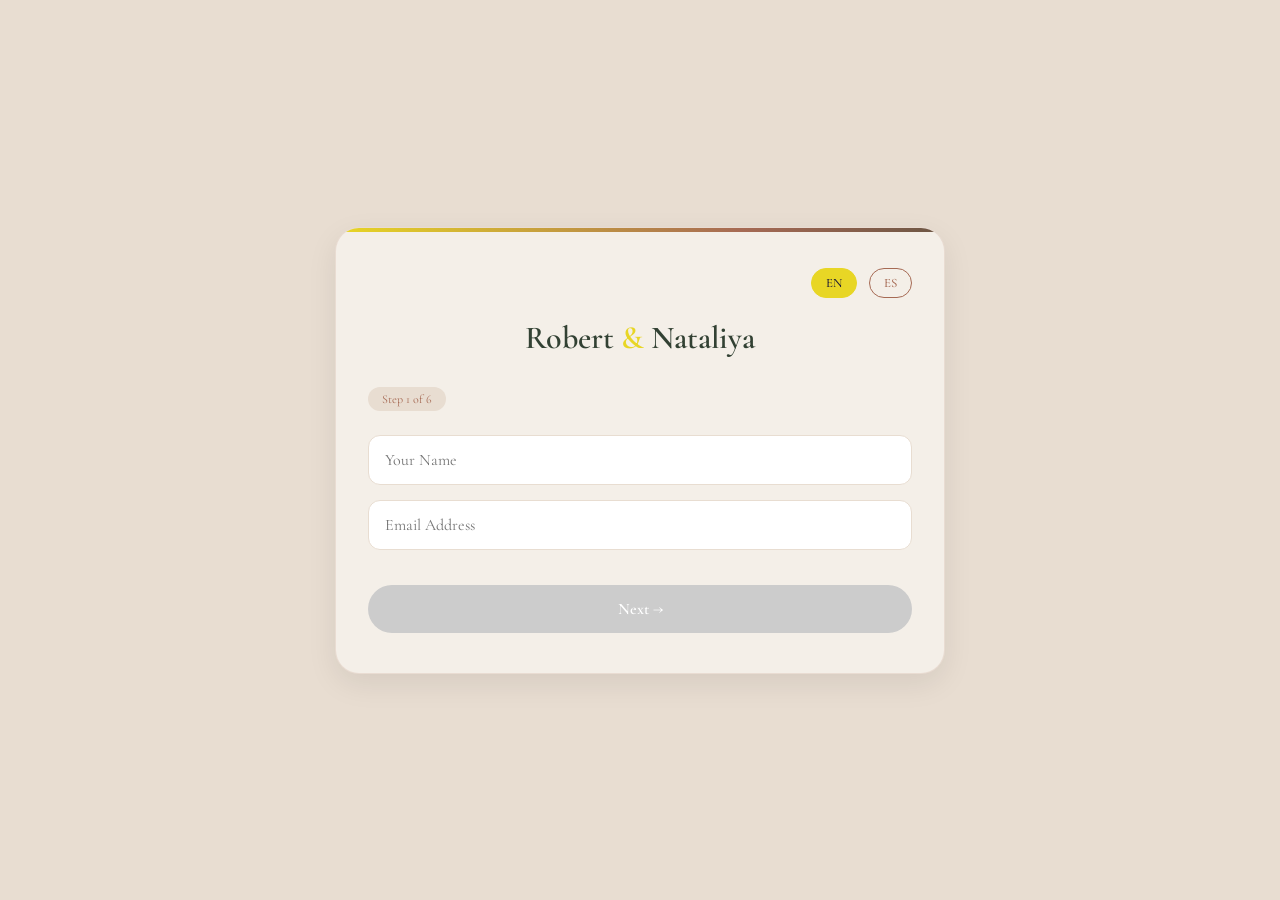
<file: rsvp/index.html>
<!DOCTYPE html>
<html lang="en">
<head>
    <meta charset="UTF-8">
    <meta name="viewport" content="width=device-width, initial-scale=1.0, viewport-fit=cover">
    <title>Robert & Nataliya | Wedding RSVP</title>
    <link rel="stylesheet" href="style.css">
    <link href="https://fonts.googleapis.com/css2?family=Cormorant+Garamond:wght@300;400;500;600;700&display=swap" rel="stylesheet">
</head>
<body>
    <div id="app">
        <!-- Dynamic content will be loaded here -->
        <div class="container">
            <div class="card">Loading...</div>
        </div>
    </div>
    <script src="script.js"></script>
</body>
</html>
</file>
<file: rsvp/style.css>
* {
    margin: 0;
    padding: 0;
    box-sizing: border-box;
}

body {
    font-family: 'Cormorant Garamond', 'Times New Roman', serif;
    background: #E8DDD1;
    min-height: 100vh;
}

.container {
    max-width: 650px;
    margin: 0 auto;
    padding: 20px;
    min-height: 100vh;
    display: flex;
    align-items: center;
    justify-content: center;
}

.card {
    background: #F4EFE8;
    border-radius: 24px;
    padding: 40px 32px;
    box-shadow: 0 10px 30px rgba(0, 0, 0, 0.08);
    width: 100%;
    border: 1px solid rgba(166, 106, 84, 0.15);
    position: relative;
    overflow: hidden;
}

/* Neon Yellow Accent Line */
.card::before {
    content: '';
    position: absolute;
    top: 0;
    left: 0;
    right: 0;
    height: 4px;
    background: linear-gradient(90deg, #E8D625, #A66A54, #324133, #E8D625);
    background-size: 200% 100%;
    animation: shimmer 3s ease infinite;
}

@keyframes shimmer {
    0% { background-position: 0% 0%; }
    100% { background-position: 200% 0%; }
}

/* Language Toggle */
.language-toggle {
    display: flex;
    justify-content: flex-end;
    gap: 12px;
    margin-bottom: 20px;
}

.lang-btn {
    background: transparent;
    border: 1px solid #A66A54;
    color: #A66A54;
    padding: 6px 14px;
    border-radius: 30px;
    font-size: 0.8rem;
    font-weight: 500;
    cursor: pointer;
    transition: all 0.2s;
    font-family: 'Cormorant Garamond', serif;
}

.lang-btn.active {
    background: #E8D625;
    border-color: #E8D625;
    color: #1F1D35;
}

.lang-btn:hover {
    background: #E8D625;
    border-color: #E8D625;
    color: #1F1D35;
}

/* Wedding Header */
.wedding-header {
    text-align: center;
    margin-bottom: 30px;
}

.wedding-header h1 {
    color: #324133;
    font-size: 2rem;
    font-weight: 600;
    font-family: 'Cormorant Garamond', serif;
}

.wedding-header h1 span {
    color: #E8D625;
}

.wedding-header p {
    color: #A66A54;
    margin-top: 8px;
    font-style: italic;
}

.step-indicator {
    display: inline-block;
    background: #E8DDD1;
    color: #A66A54;
    padding: 5px 14px;
    border-radius: 30px;
    font-size: 0.75rem;
    margin-bottom: 24px;
}

h2 {
    color: #324133;
    margin-bottom: 24px;
    font-size: 1.5rem;
    text-align: center;
}

input, select, textarea {
    width: 100%;
    padding: 14px 16px;
    border: 1.5px solid #E8DDD1;
    border-radius: 12px;
    font-size: 16px;
    background: white;
    font-family: 'Cormorant Garamond', serif;
    margin-bottom: 15px;
}

input:focus, select:focus, textarea:focus {
    outline: none;
    border-color: #E8D625;
    box-shadow: 0 0 0 3px rgba(232, 214, 37, 0.2);
}

button {
    cursor: pointer;
    font-family: 'Cormorant Garamond', serif;
    font-weight: 600;
    transition: all 0.2s;
}

.next-btn, .submit-btn {
    width: 100%;
    background: #324133;
    color: white;
    border: none;
    padding: 14px 28px;
    border-radius: 40px;
    margin-top: 20px;
    font-size: 1rem;
}

.next-btn:hover, .submit-btn:hover {
    background: #E8D625;
    color: #1F1D35;
    transform: translateY(-2px);
}

.next-btn:disabled {
    background: #ccc;
    cursor: not-allowed;
    transform: none;
}

.attendance-buttons {
    display: flex;
    flex-direction: column;
    gap: 15px;
}

.yes-btn, .no-btn {
    padding: 16px 20px;
    border: none;
    border-radius: 40px;
    font-size: 1rem;
}

.yes-btn {
    background: #324133;
    color: white;
}

.yes-btn:hover {
    background: #E8D625;
    color: #1F1D35;
}

.no-btn {
    background: #E8DDD1;
    color: #1F1D35;
    border: 1px solid #A66A54;
}

.no-btn:hover {
    background: #A66A54;
    color: white;
}

.accommodation-buttons {
    display: flex;
    gap: 12px;
    flex-wrap: wrap;
}

.accommodation-yes, .accommodation-no, .accommodation-maybe {
    flex: 1;
    padding: 14px;
    border: 1px solid #A66A54;
    border-radius: 40px;
    background: transparent;
    color: #1F1D35;
    cursor: pointer;
}

.accommodation-yes:hover, .accommodation-no:hover, .accommodation-maybe:hover {
    background: #E8D625;
    color: #1F1D35;
}

.guest-count {
    background: #E8DDD1;
    padding: 12px;
    border-radius: 40px;
    text-align: center;
    margin-bottom: 20px;
    color: #324133;
}

.guest-form {
    background: white;
    padding: 20px;
    border-radius: 20px;
    margin-bottom: 20px;
    border: 1px solid #E8DDD1;
}

.add-guest-btn {
    width: 100%;
    background: transparent;
    border: 2px dashed #E8D625;
    color: #A66A54;
    padding: 12px;
    border-radius: 40px;
    margin-top: 15px;
}

.add-guest-btn:hover {
    background: #E8D625;
    color: #1F1D35;
}

.song-hint {
    color: #A66A54;
    font-size: 0.85rem;
    margin-bottom: 15px;
    font-style: italic;
}

/* Thank You Page */
.thankyou-title {
    color: #324133;
    text-align: center;
    font-size: 1.8rem;
    margin-bottom: 15px;
}

.thankyou-message-line {
    text-align: center;
    color: #1F1D35;
    margin-bottom: 10px;
}

.thankyou-celebrate-line {
    text-align: center;
    color: #E8D625;
    font-weight: bold;
    margin-top: 15px;
    margin-bottom: 25px;
}

.wedding-date-line {
    text-align: center;
    color: #A66A54;
    font-size: 0.7rem;
    margin-top: 20px;
    padding-top: 20px;
    border-top: 1px solid #E8DDD1;
}

/* Sorry Page */
.sorry-message-line {
    text-align: center;
    color: #A66A54;
    font-size: 1.3rem;
    margin-bottom: 15px;
}

.sorry-message-small-line {
    text-align: center;
    color: #1F1D35;
    font-style: italic;
}

/* Mobile Responsive */
@media (max-width: 550px) {
    .card {
        padding: 24px 20px;
    }
    
    .wedding-header h1 {
        font-size: 1.5rem;
    }
    
    h2 {
        font-size: 1.3rem;
    }
    
    .accommodation-buttons {
        flex-direction: column;
    }
}
</file>
